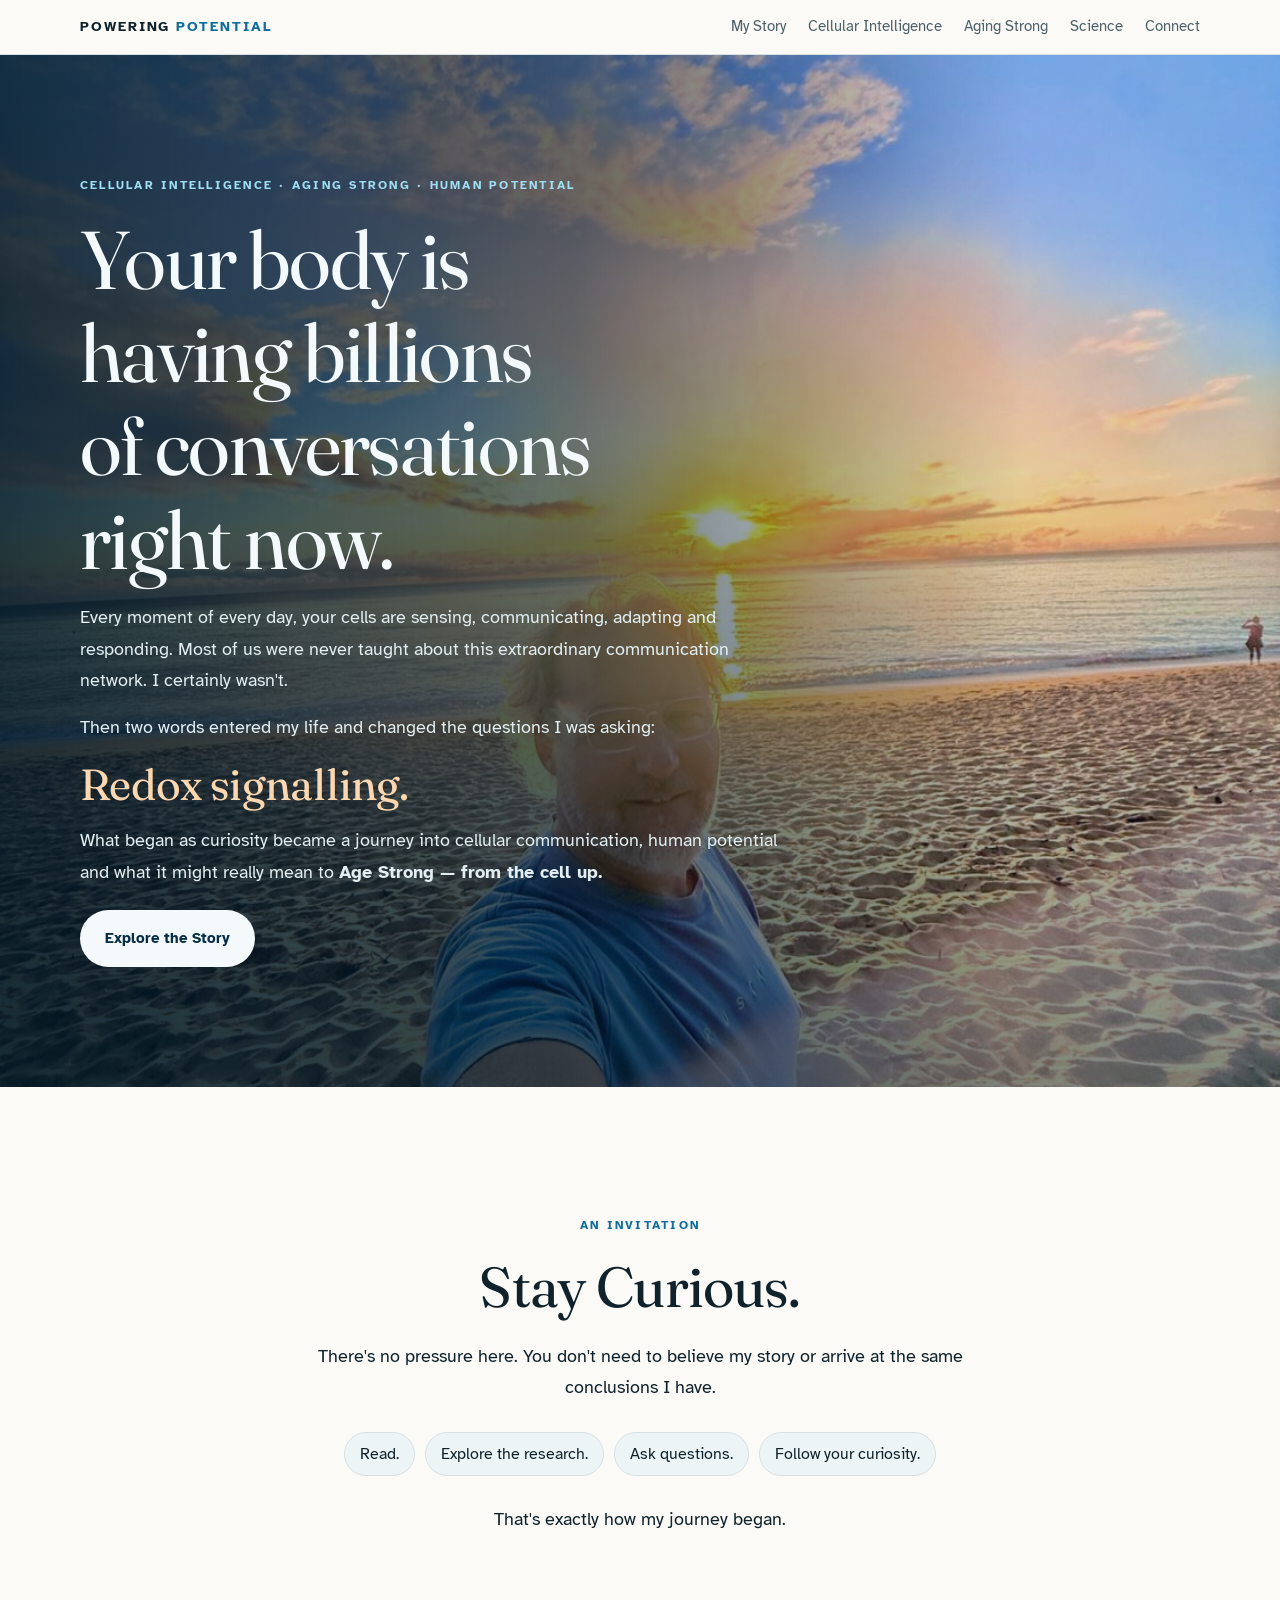
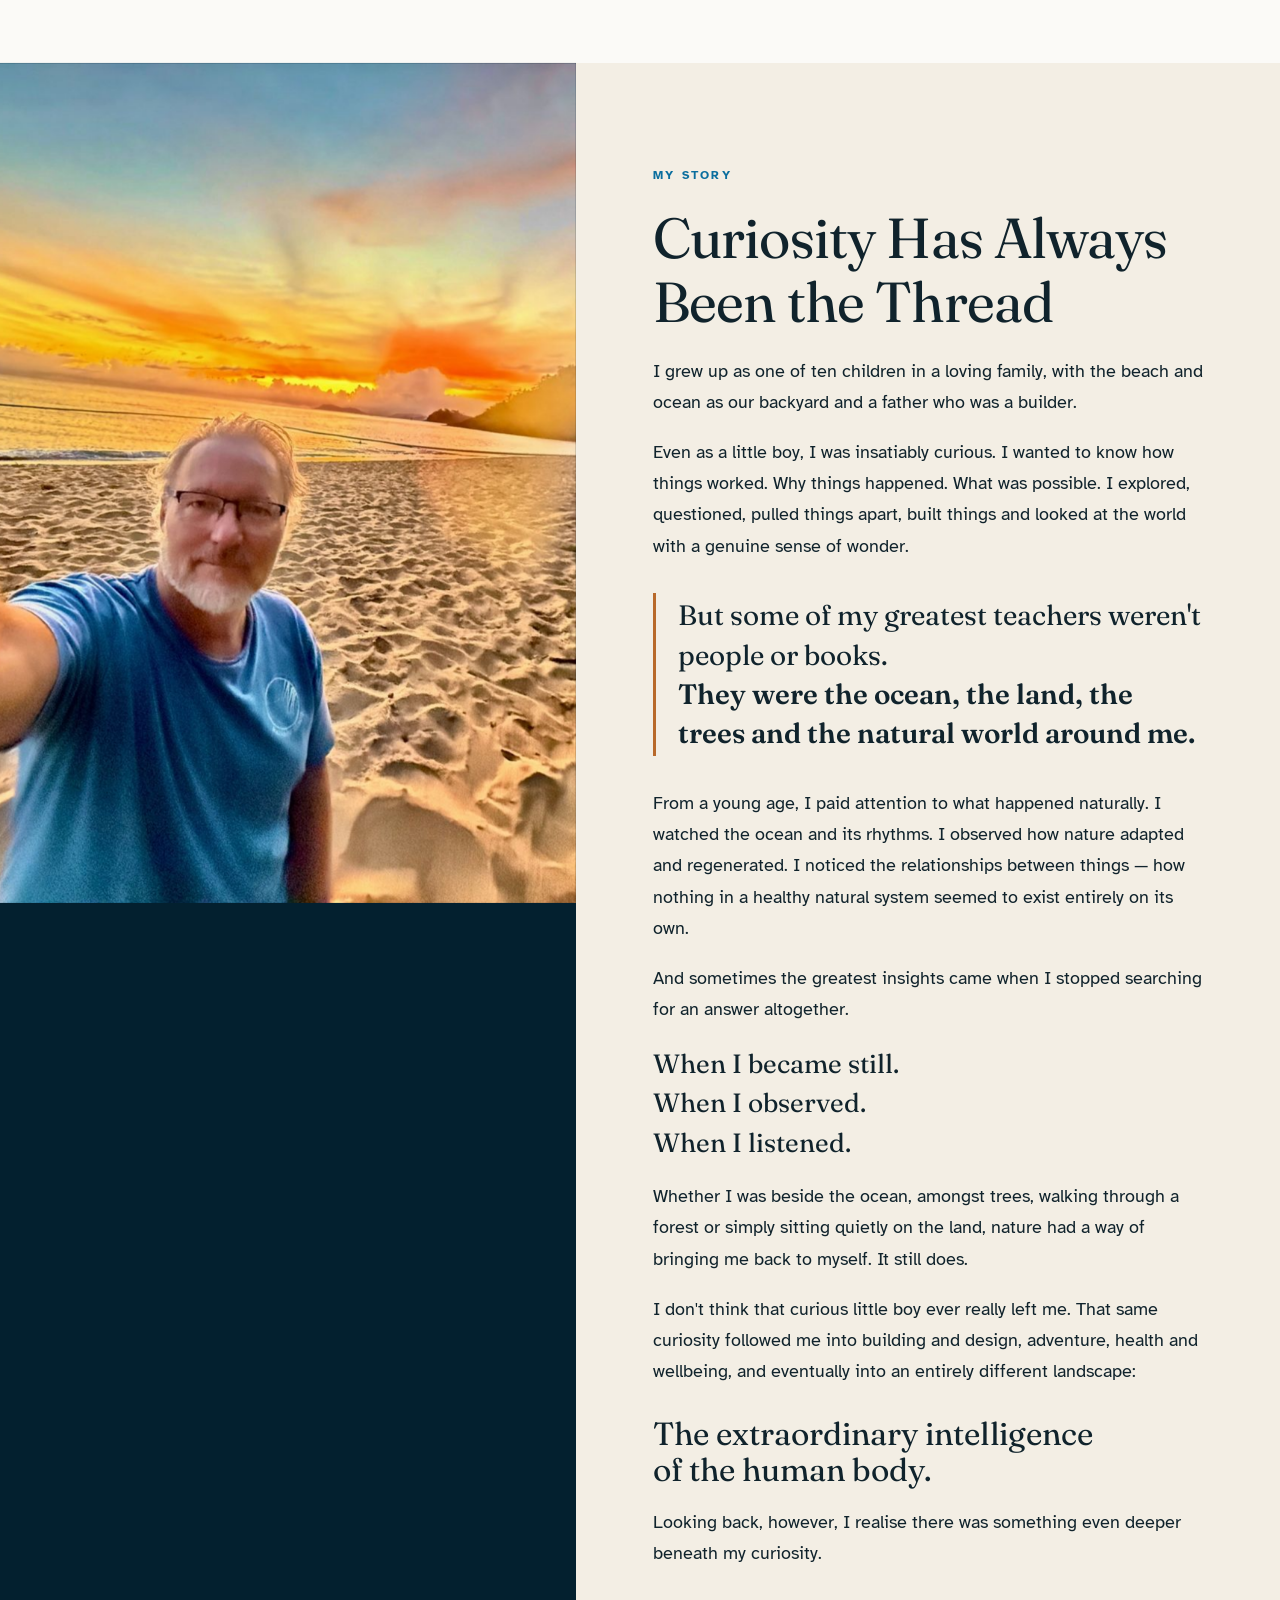
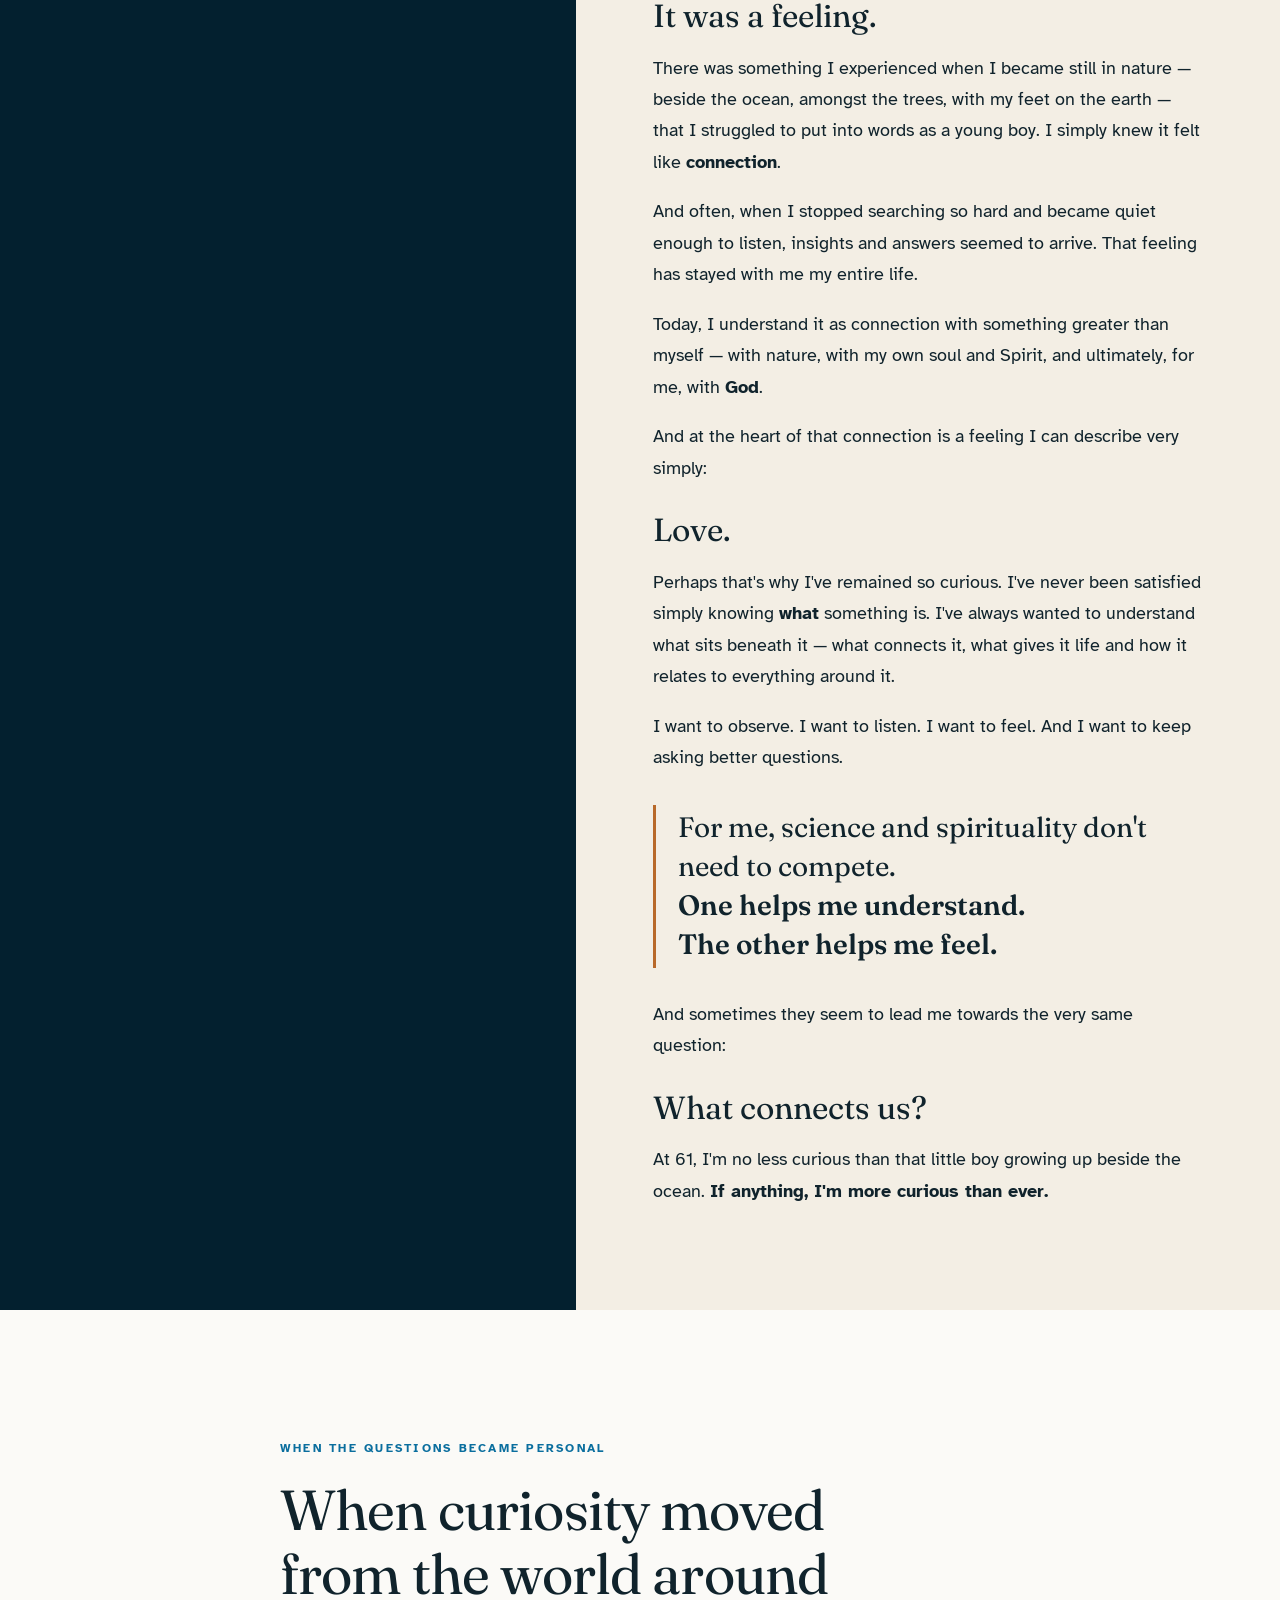
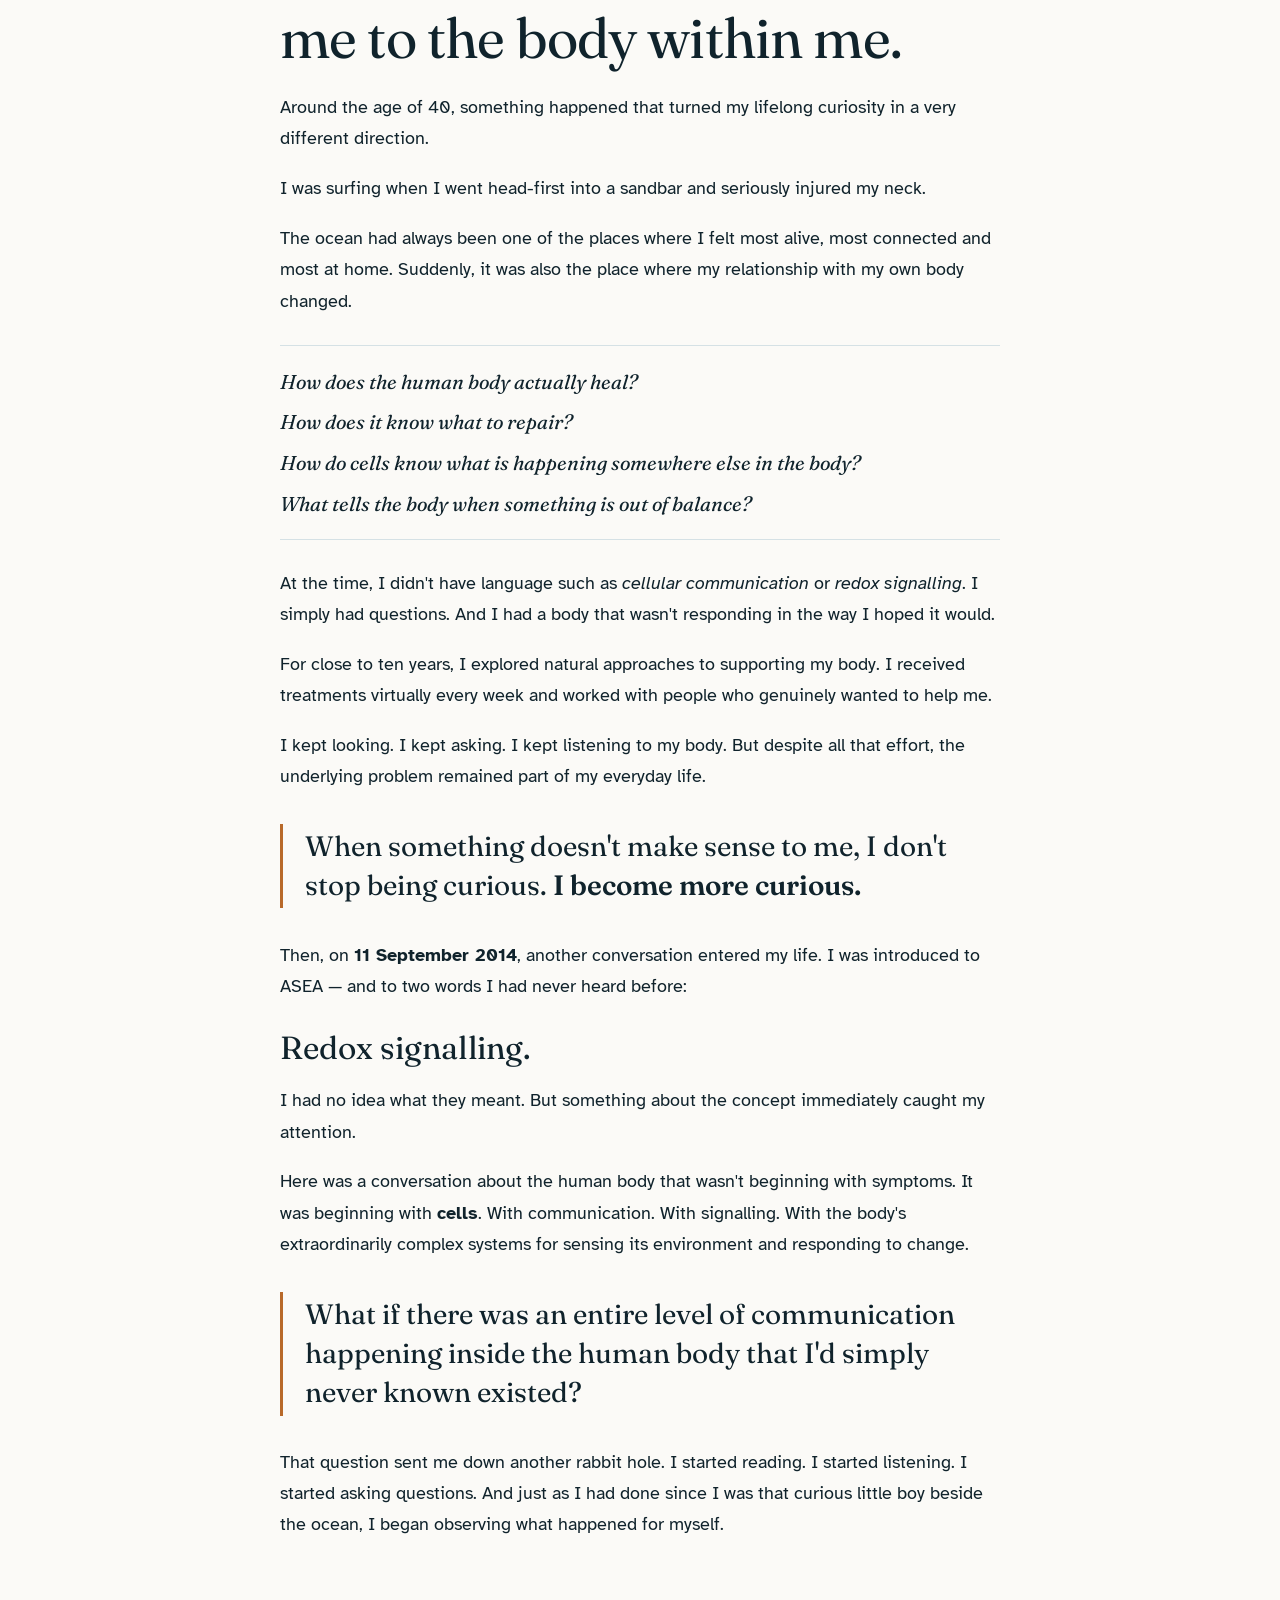
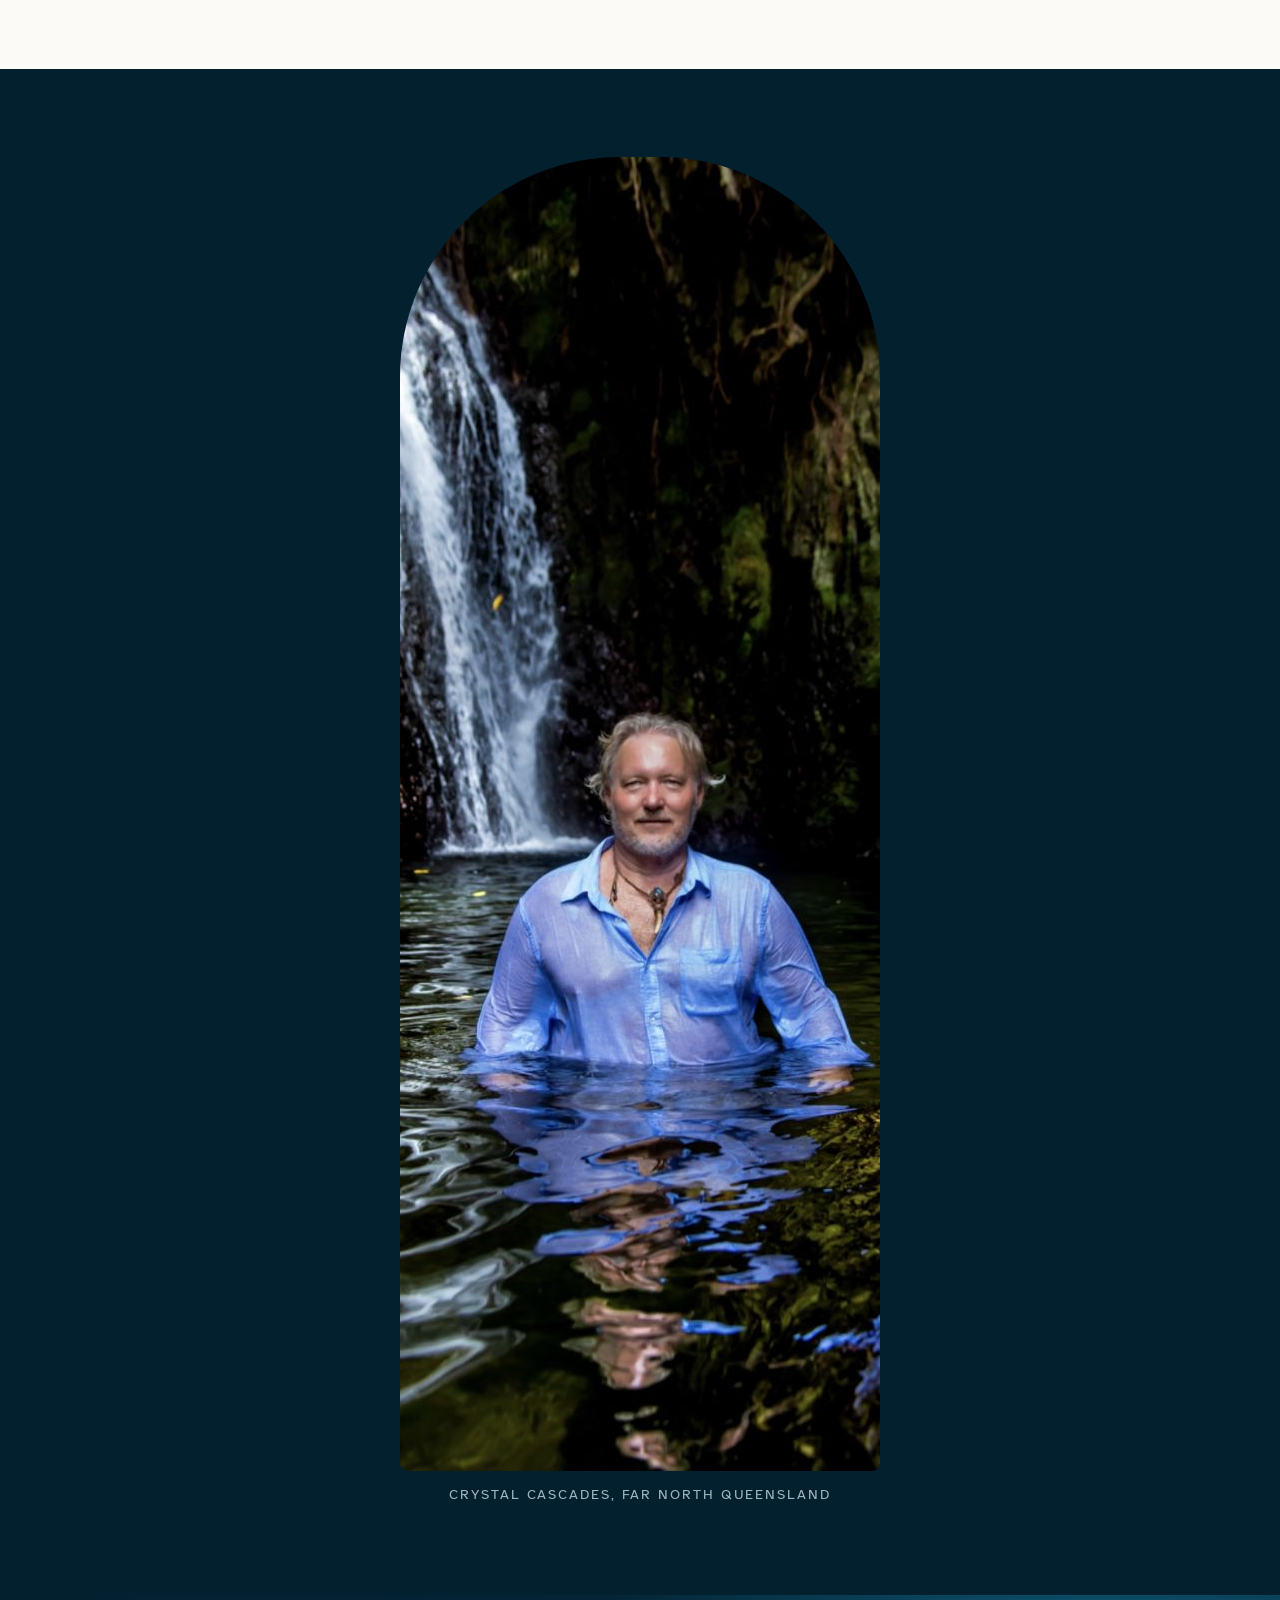
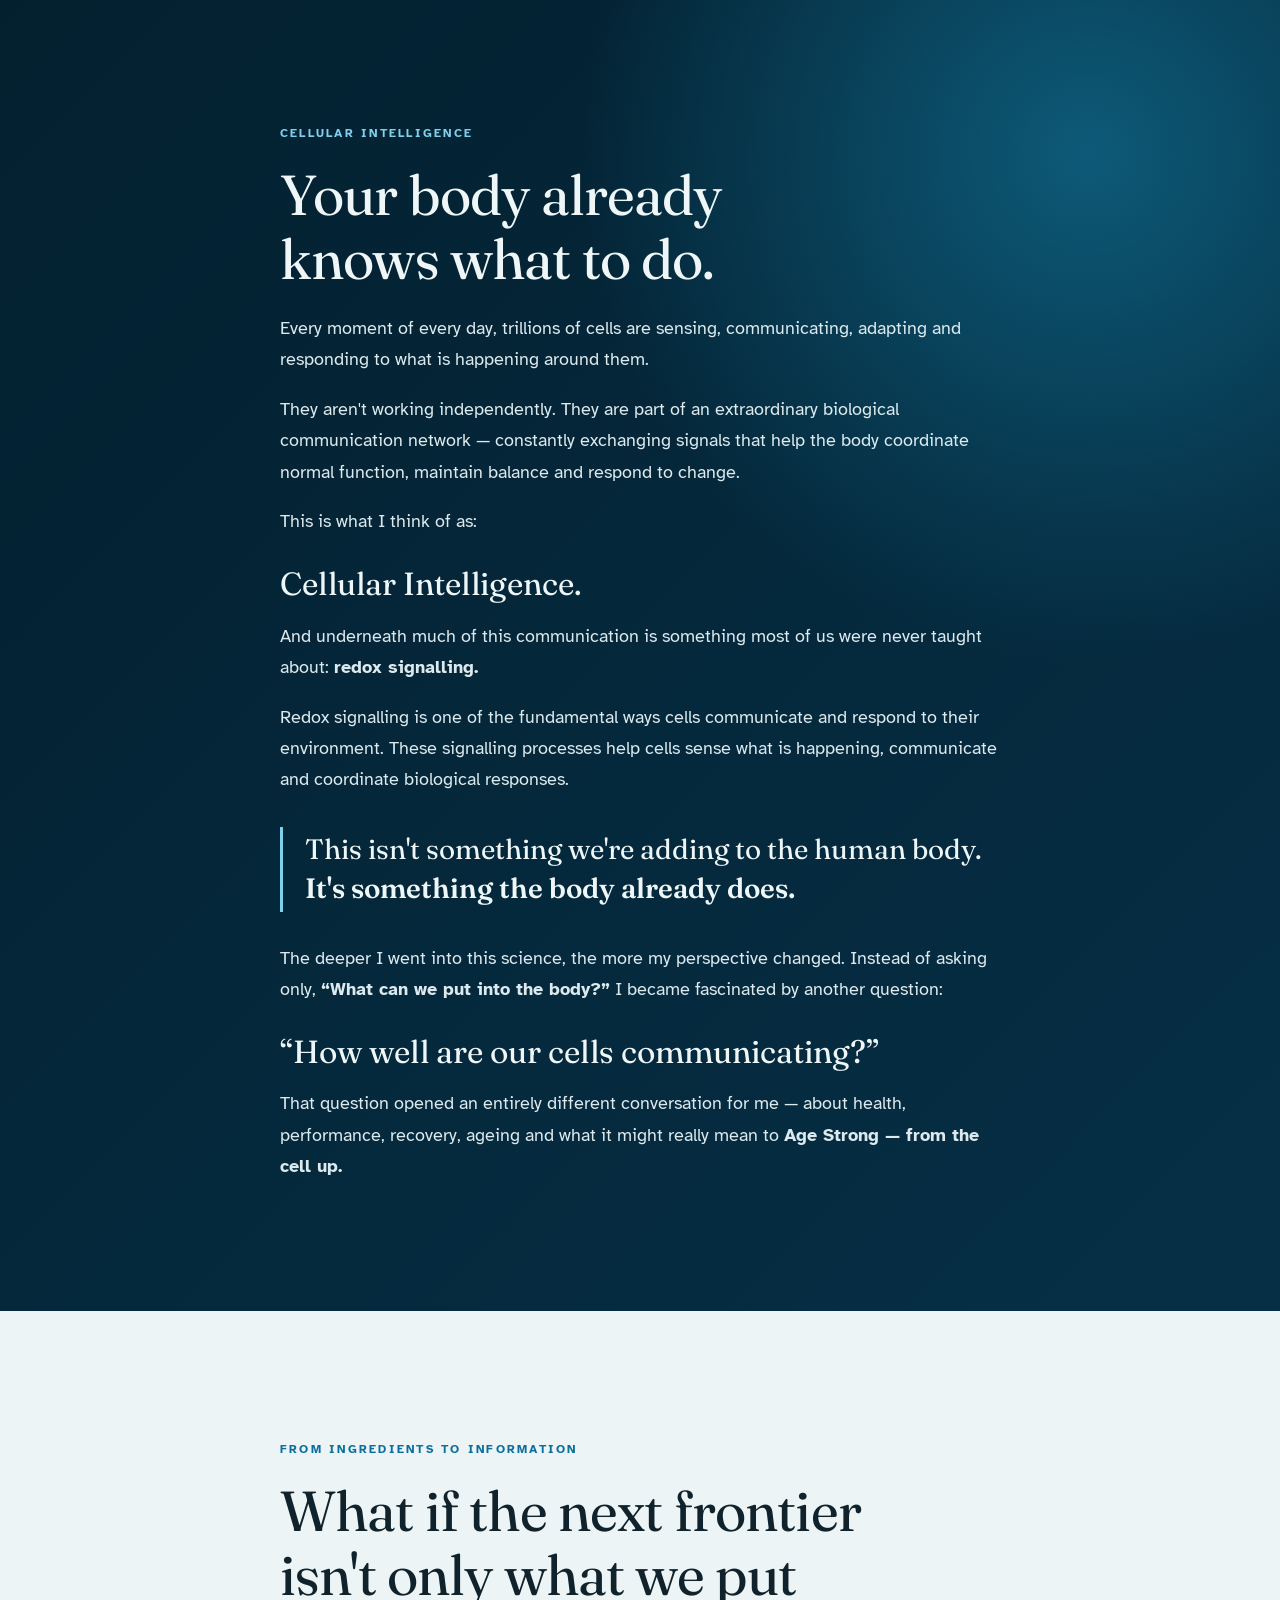
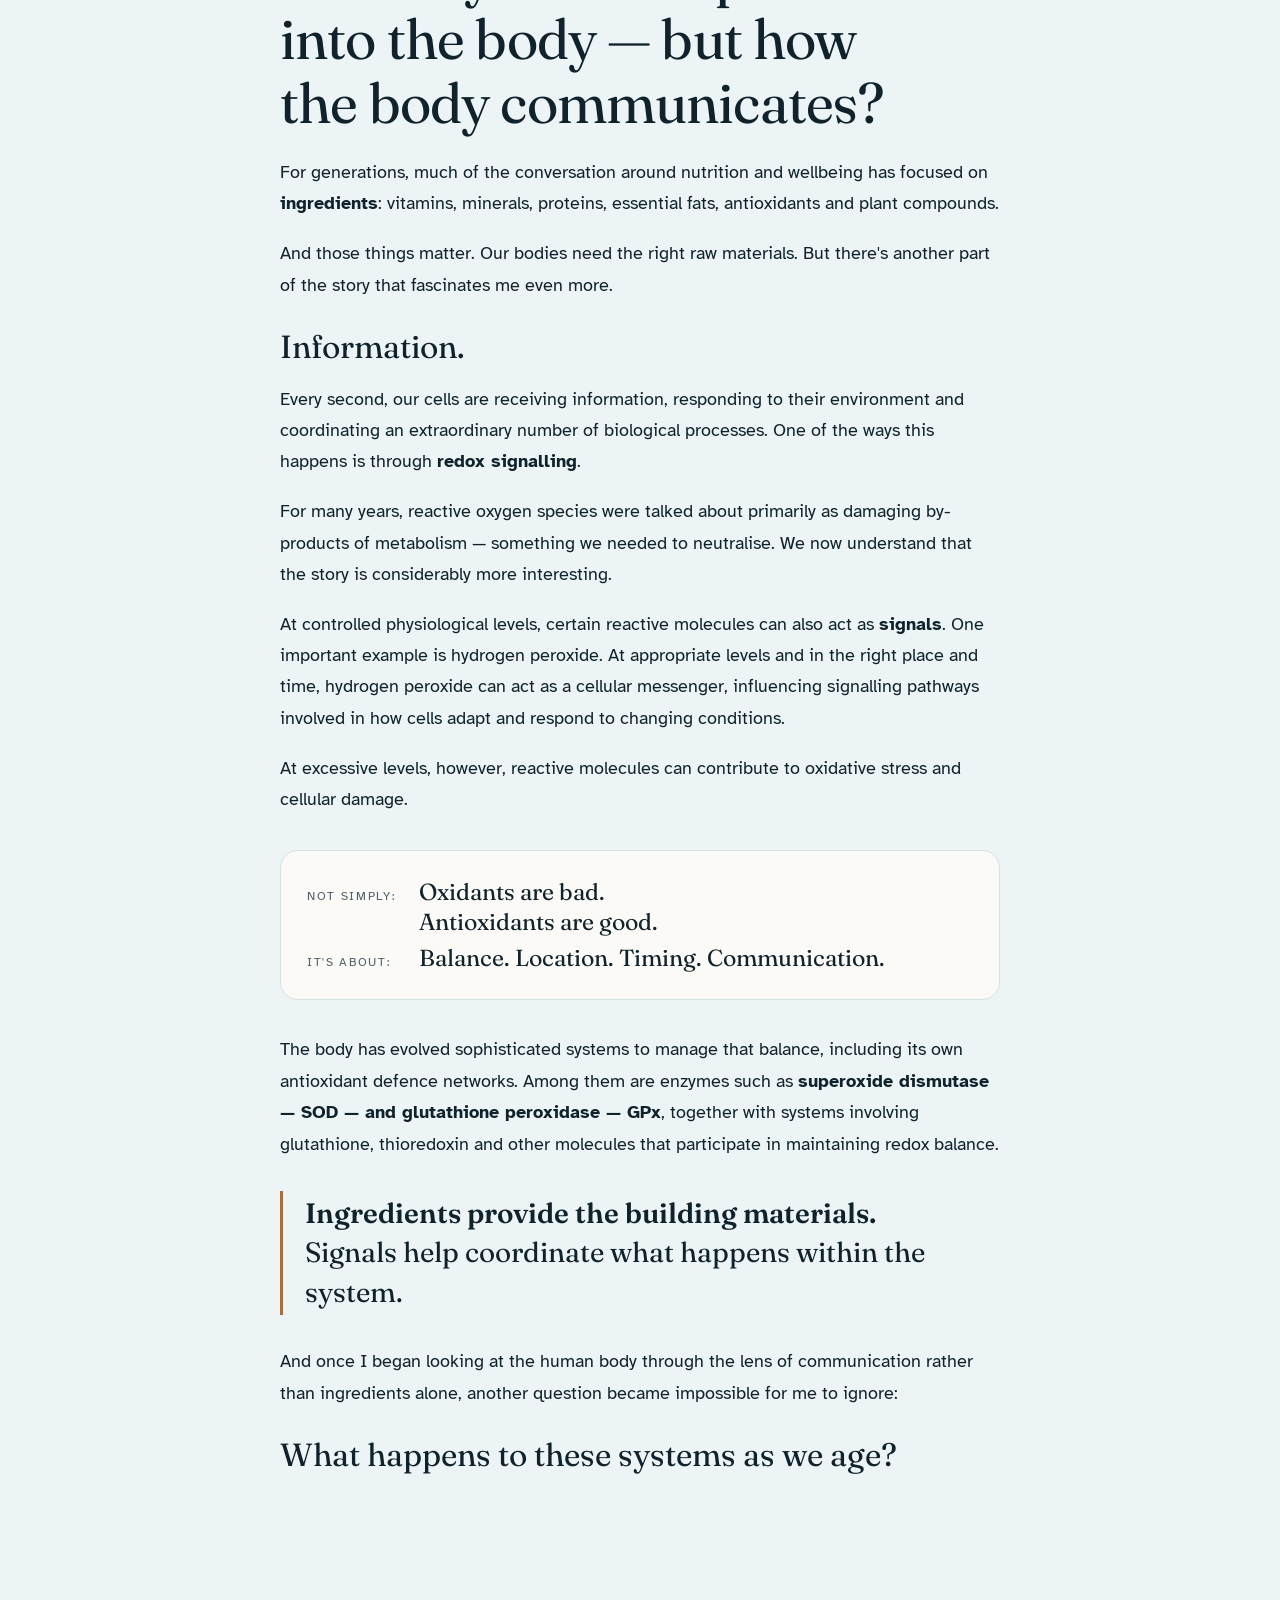
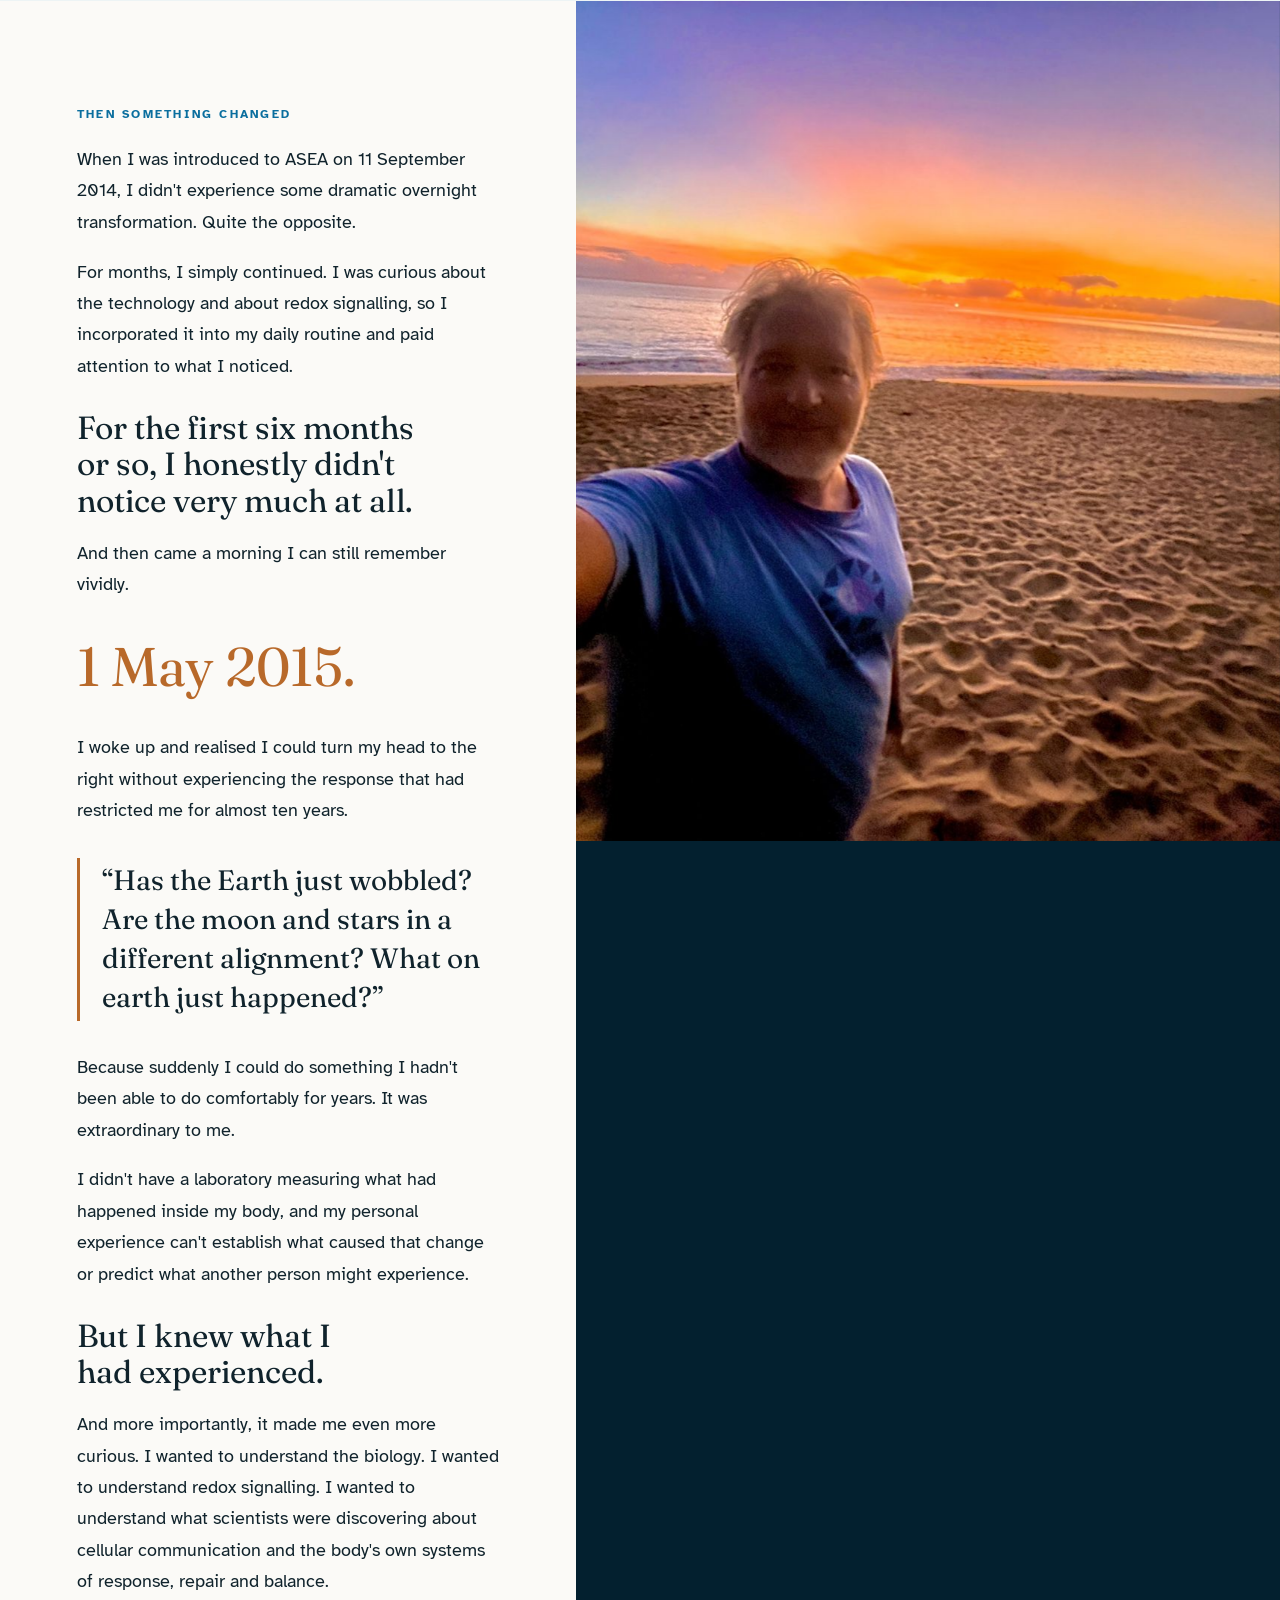
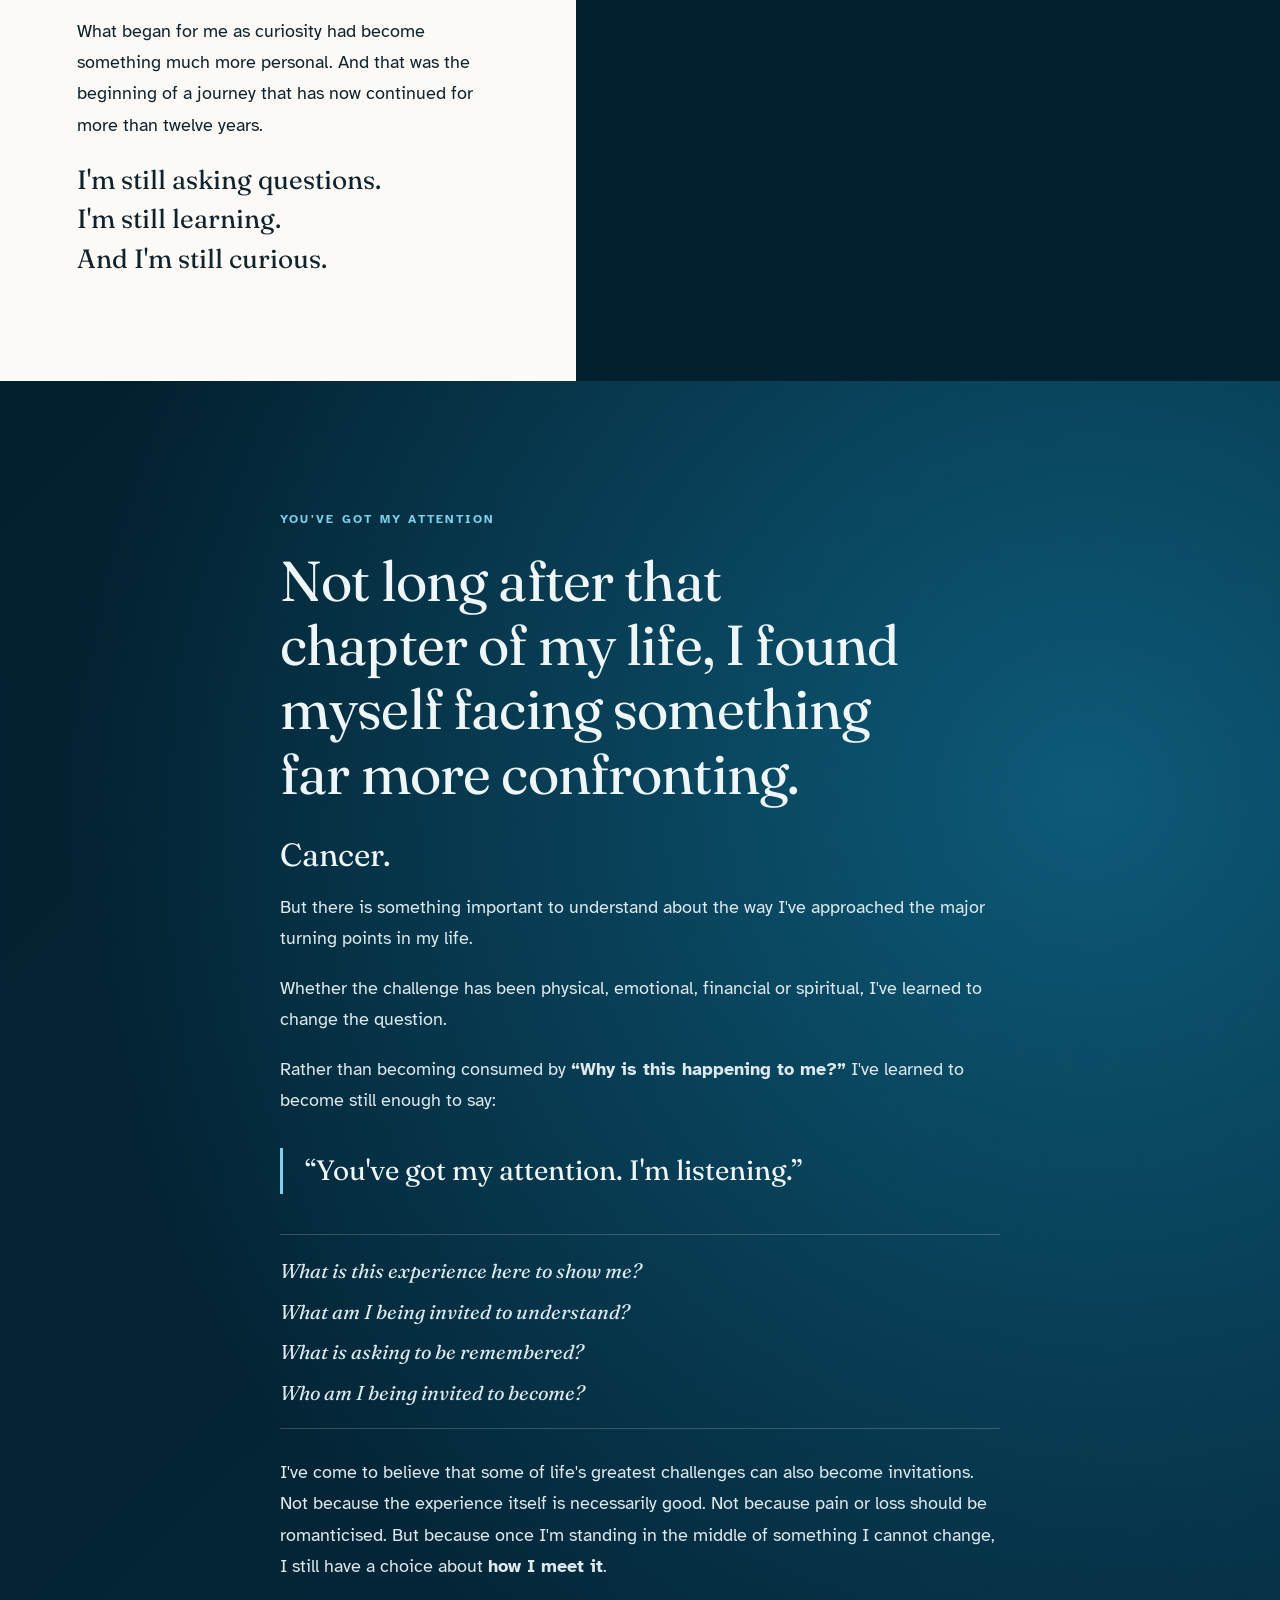
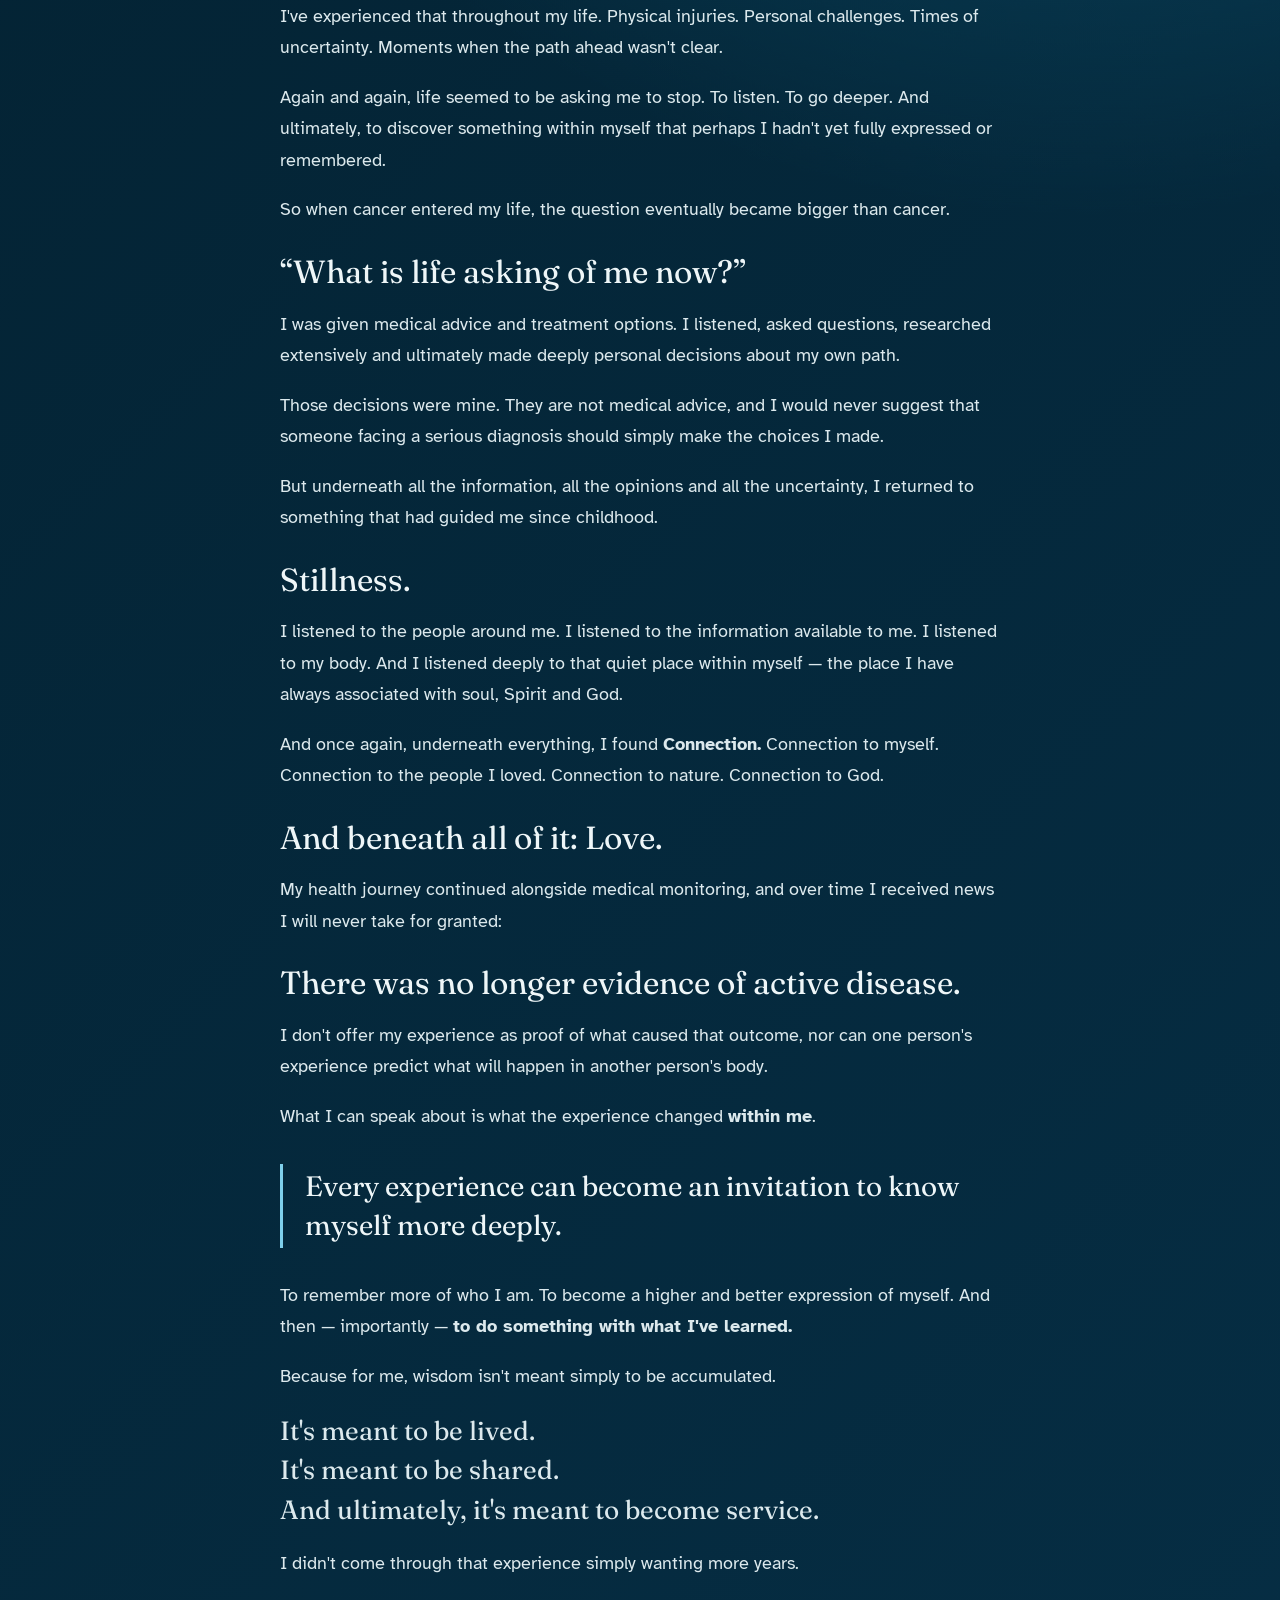
<file: index.html>
<!doctype html>
<html lang="en-AU">
<head>
<meta charset="utf-8">
<meta name="viewport" content="width=device-width, initial-scale=1, viewport-fit=cover">
<title>Sepp Hock | Cellular Intelligence &amp; Aging Strong</title>
<meta name="description" content="Explore Sepp Hock's journey into cellular intelligence, redox signalling and what it means to Age Strong — with curiosity, connection and science at the heart of the conversation.">
<meta property="og:title" content="Sepp Hock | Cellular Intelligence &amp; Aging Strong">
<meta property="og:description" content="Curiosity. Connection. Cellular Intelligence. Aging Strong.">
<meta property="og:type" content="website">
<meta property="og:image" content="https://poweringpotential.au/hero.jpg">
<link rel="preconnect" href="https://fonts.googleapis.com">
<link rel="preconnect" href="https://fonts.gstatic.com" crossorigin>
<link rel="stylesheet" href="https://fonts.googleapis.com/css2?family=Fraunces:ital,opsz,wght@0,9..144,400;0,9..144,600;1,9..144,400&family=Atkinson+Hyperlegible:ital,wght@0,400;0,700;1,400&display=swap">
<link rel="stylesheet" href="styles.css">

</head>
<body>
<header><div class="wrap">
  <a class="brand" href="#top">POWERING <span>POTENTIAL</span></a>
  <nav aria-label="Sections">
    <a href="#story">My Story</a><a href="#cellular">Cellular Intelligence</a><a href="#aging">Aging Strong</a><a href="#science">Science</a><a href="#connect">Connect</a>
  </nav>
</div></header>

<main id="top">
<section class="hero">
  <img src="hero.jpg" alt="Sepp Hock on the beach at sunrise" width="1125" height="1500" fetchpriority="high">
  <div class="wrap"><div class="inner">
    <p class="eyebrow">Cellular Intelligence · Aging Strong · Human Potential</p>
    <h1>Your body is having billions of conversations right now.</h1>
    <p>Every moment of every day, your cells are sensing, communicating, adapting and responding. Most of us were never taught about this extraordinary communication network. I certainly wasn't.</p>
    <p>Then two words entered my life and changed the questions I was asking:</p>
    <h2>Redox signalling.</h2>
    <p>What began as curiosity became a journey into cellular communication, human potential and what it might really mean to <strong>Age Strong — from the cell up.</strong></p>
    <a class="btn light" href="#story">Explore the Story</a>
  </div></div>
</section>

<section class="invite"><div class="col flow">
  <p class="eyebrow">An invitation</p>
  <h2>Stay Curious.</h2>
  <p>There's no pressure here. You don't need to believe my story or arrive at the same conclusions I have.</p>
  <div class="pills"><span>Read.</span><span>Explore the research.</span><span>Ask questions.</span><span>Follow your curiosity.</span></div>
  <p>That's exactly how my journey began.</p>
</div></section>

<section id="story" class="split sand">
  <div class="pic"><img src="story.jpg" alt="Sepp Hock beside the ocean at sunrise" width="1500" height="1125" loading="lazy"></div>
  <div class="txt flow">
    <p class="eyebrow">My Story</p>
    <h2>Curiosity Has Always Been the Thread</h2>
    <p>I grew up as one of ten children in a loving family, with the beach and ocean as our backyard and a father who was a builder.</p>
    <p>Even as a little boy, I was insatiably curious. I wanted to know how things worked. Why things happened. What was possible. I explored, questioned, pulled things apart, built things and looked at the world with a genuine sense of wonder.</p>
    <blockquote>But some of my greatest teachers weren't people or books.<br><strong>They were the ocean, the land, the trees and the natural world around me.</strong></blockquote>
    <p>From a young age, I paid attention to what happened naturally. I watched the ocean and its rhythms. I observed how nature adapted and regenerated. I noticed the relationships between things — how nothing in a healthy natural system seemed to exist entirely on its own.</p>
    <p>And sometimes the greatest insights came when I stopped searching for an answer altogether.</p>
    <p class="mantra">When I became still.<br>When I observed.<br>When I listened.</p>
    <p>Whether I was beside the ocean, amongst trees, walking through a forest or simply sitting quietly on the land, nature had a way of bringing me back to myself. It still does.</p>
    <p>I don't think that curious little boy ever really left me. That same curiosity followed me into building and design, adventure, health and wellbeing, and eventually into an entirely different landscape:</p>
    <h3>The extraordinary intelligence of the human body.</h3>
    <p>Looking back, however, I realise there was something even deeper beneath my curiosity.</p>
    <h3>It was a feeling.</h3>
    <p>There was something I experienced when I became still in nature — beside the ocean, amongst the trees, with my feet on the earth — that I struggled to put into words as a young boy. I simply knew it felt like <strong>connection</strong>.</p>
    <p>And often, when I stopped searching so hard and became quiet enough to listen, insights and answers seemed to arrive. That feeling has stayed with me my entire life.</p>
    <p>Today, I understand it as connection with something greater than myself — with nature, with my own soul and Spirit, and ultimately, for me, with <strong>God</strong>.</p>
    <p>And at the heart of that connection is a feeling I can describe very simply:</p>
    <h3>Love.</h3>
    <p>Perhaps that's why I've remained so curious. I've never been satisfied simply knowing <strong>what</strong> something is. I've always wanted to understand what sits beneath it — what connects it, what gives it life and how it relates to everything around it.</p>
    <p>I want to observe. I want to listen. I want to feel. And I want to keep asking better questions.</p>
    <blockquote>For me, science and spirituality don't need to compete.<br><strong>One helps me understand.<br>The other helps me feel.</strong></blockquote>
    <p>And sometimes they seem to lead me towards the very same question:</p>
    <h3>What connects us?</h3>
    <p>At 61, I'm no less curious than that little boy growing up beside the ocean. <strong>If anything, I'm more curious than ever.</strong></p>
  </div>
</section>

<section><div class="col flow">
  <p class="eyebrow">When the Questions Became Personal</p>
  <h2>When curiosity moved from the world around me to the body within me.</h2>
  <p>Around the age of 40, something happened that turned my lifelong curiosity in a very different direction.</p>
  <p>I was surfing when I went head-first into a sandbar and seriously injured my neck.</p>
  <p>The ocean had always been one of the places where I felt most alive, most connected and most at home. Suddenly, it was also the place where my relationship with my own body changed.</p>
  <div class="qs"><p>How does the human body actually heal?</p><p>How does it know what to repair?</p><p>How do cells know what is happening somewhere else in the body?</p><p>What tells the body when something is out of balance?</p></div>
  <p>At the time, I didn't have language such as <em>cellular communication</em> or <em>redox signalling</em>. I simply had questions. And I had a body that wasn't responding in the way I hoped it would.</p>
  <p>For close to ten years, I explored natural approaches to supporting my body. I received treatments virtually every week and worked with people who genuinely wanted to help me.</p>
  <p>I kept looking. I kept asking. I kept listening to my body. But despite all that effort, the underlying problem remained part of my everyday life.</p>
  <blockquote>When something doesn't make sense to me, I don't stop being curious. <strong>I become more curious.</strong></blockquote>
  <p>Then, on <strong>11 September 2014</strong>, another conversation entered my life. I was introduced to ASEA — and to two words I had never heard before:</p>
  <h3>Redox signalling.</h3>
  <p>I had no idea what they meant. But something about the concept immediately caught my attention.</p>
  <p>Here was a conversation about the human body that wasn't beginning with symptoms. It was beginning with <strong>cells</strong>. With communication. With signalling. With the body's extraordinarily complex systems for sensing its environment and responding to change.</p>
  <blockquote>What if there was an entire level of communication happening inside the human body that I'd simply never known existed?</blockquote>
  <p>That question sent me down another rabbit hole. I started reading. I started listening. I started asking questions. And just as I had done since I was that curious little boy beside the ocean, I began observing what happened for myself.</p>
</div></section>

<section class="pause" aria-label="Crystal Cascades">
  <figure>
    <img src="waterfall.jpg" alt="Sepp standing waist-deep in a rainforest pool beneath a waterfall" width="882" height="1314" loading="lazy">
    <figcaption>Crystal Cascades, Far North Queensland</figcaption>
  </figure>
</section>

<section id="cellular" class="deep"><div class="col flow">
  <p class="eyebrow">Cellular Intelligence</p>
  <h2>Your body already knows what to do.</h2>
  <p>Every moment of every day, trillions of cells are sensing, communicating, adapting and responding to what is happening around them.</p>
  <p>They aren't working independently. They are part of an extraordinary biological communication network — constantly exchanging signals that help the body coordinate normal function, maintain balance and respond to change.</p>
  <p>This is what I think of as:</p>
  <h3>Cellular Intelligence.</h3>
  <p>And underneath much of this communication is something most of us were never taught about: <strong>redox signalling.</strong></p>
  <p>Redox signalling is one of the fundamental ways cells communicate and respond to their environment. These signalling processes help cells sense what is happening, communicate and coordinate biological responses.</p>
  <blockquote>This isn't something we're adding to the human body.<br><strong>It's something the body already does.</strong></blockquote>
  <p>The deeper I went into this science, the more my perspective changed. Instead of asking only, <strong>“What can we put into the body?”</strong> I became fascinated by another question:</p>
  <h3>“How well are our cells communicating?”</h3>
  <p>That question opened an entirely different conversation for me — about health, performance, recovery, ageing and what it might really mean to <strong>Age Strong — from the cell up.</strong></p>
</div></section>

<section class="mist"><div class="col flow">
  <p class="eyebrow">From Ingredients to Information</p>
  <h2>What if the next frontier isn't only what we put into the body — but how the body communicates?</h2>
  <p>For generations, much of the conversation around nutrition and wellbeing has focused on <strong>ingredients</strong>: vitamins, minerals, proteins, essential fats, antioxidants and plant compounds.</p>
  <p>And those things matter. Our bodies need the right raw materials. But there's another part of the story that fascinates me even more.</p>
  <h3>Information.</h3>
  <p>Every second, our cells are receiving information, responding to their environment and coordinating an extraordinary number of biological processes. One of the ways this happens is through <strong>redox signalling</strong>.</p>
  <p>For many years, reactive oxygen species were talked about primarily as damaging by-products of metabolism — something we needed to neutralise. We now understand that the story is considerably more interesting.</p>
  <p>At controlled physiological levels, certain reactive molecules can also act as <strong>signals</strong>. One important example is hydrogen peroxide. At appropriate levels and in the right place and time, hydrogen peroxide can act as a cellular messenger, influencing signalling pathways involved in how cells adapt and respond to changing conditions.</p>
  <p>At excessive levels, however, reactive molecules can contribute to oxidative stress and cellular damage.</p>
  <div class="contrast"><span>Not simply:</span><strong>Oxidants are bad.<br>Antioxidants are good.</strong><span>It's about:</span><strong>Balance. Location. Timing. Communication.</strong></div>
  <p>The body has evolved sophisticated systems to manage that balance, including its own antioxidant defence networks. Among them are enzymes such as <strong>superoxide dismutase — SOD — and glutathione peroxidase — GPx</strong>, together with systems involving glutathione, thioredoxin and other molecules that participate in maintaining redox balance.</p>
  <blockquote><strong>Ingredients provide the building materials.</strong><br>Signals help coordinate what happens within the system.</blockquote>
  <p>And once I began looking at the human body through the lens of communication rather than ingredients alone, another question became impossible for me to ignore:</p>
  <h3>What happens to these systems as we age?</h3>
</div></section>

<section class="split reverse">
  <div class="pic"><img src="ocean.jpg" alt="Sepp at sunrise on the beach" width="1500" height="1125" loading="lazy"></div>
  <div class="txt flow">
    <p class="eyebrow">Then Something Changed</p>
    <p>When I was introduced to ASEA on 11 September 2014, I didn't experience some dramatic overnight transformation. Quite the opposite.</p>
    <p>For months, I simply continued. I was curious about the technology and about redox signalling, so I incorporated it into my daily routine and paid attention to what I noticed.</p>
    <h3>For the first six months or so, I honestly didn't notice very much at all.</h3>
    <p>And then came a morning I can still remember vividly.</p>
    <p class="date">1 May 2015.</p>
    <p>I woke up and realised I could turn my head to the right without experiencing the response that had restricted me for almost ten years.</p>
    <blockquote>“Has the Earth just wobbled? Are the moon and stars in a different alignment? What on earth just happened?”</blockquote>
    <p>Because suddenly I could do something I hadn't been able to do comfortably for years. It was extraordinary to me.</p>
    <p>I didn't have a laboratory measuring what had happened inside my body, and my personal experience can't establish what caused that change or predict what another person might experience.</p>
    <h3>But I knew what I had experienced.</h3>
    <p>And more importantly, it made me even more curious. I wanted to understand the biology. I wanted to understand redox signalling. I wanted to understand what scientists were discovering about cellular communication and the body's own systems of response, repair and balance.</p>
    <p>What began for me as curiosity had become something much more personal. And that was the beginning of a journey that has now continued for more than twelve years.</p>
    <p class="mantra">I'm still asking questions.<br>I'm still learning.<br>And I'm still curious.</p>
  </div>
</section>

<section class="deep"><div class="col flow">
  <p class="eyebrow">You've Got My Attention</p>
  <h2>Not long after that chapter of my life, I found myself facing something far more confronting.</h2>
  <h3>Cancer.</h3>
  <p>But there is something important to understand about the way I've approached the major turning points in my life.</p>
  <p>Whether the challenge has been physical, emotional, financial or spiritual, I've learned to change the question.</p>
  <p>Rather than becoming consumed by <strong>“Why is this happening to me?”</strong> I've learned to become still enough to say:</p>
  <blockquote>“You've got my attention. I'm listening.”</blockquote>
  <div class="qs"><p>What is this experience here to show me?</p><p>What am I being invited to understand?</p><p>What is asking to be remembered?</p><p>Who am I being invited to become?</p></div>
  <p>I've come to believe that some of life's greatest challenges can also become invitations. Not because the experience itself is necessarily good. Not because pain or loss should be romanticised. But because once I'm standing in the middle of something I cannot change, I still have a choice about <strong>how I meet it</strong>.</p>
  <p>I've experienced that throughout my life. Physical injuries. Personal challenges. Times of uncertainty. Moments when the path ahead wasn't clear.</p>
  <p>Again and again, life seemed to be asking me to stop. To listen. To go deeper. And ultimately, to discover something within myself that perhaps I hadn't yet fully expressed or remembered.</p>
  <p>So when cancer entered my life, the question eventually became bigger than cancer.</p>
  <h3>“What is life asking of me now?”</h3>
  <p>I was given medical advice and treatment options. I listened, asked questions, researched extensively and ultimately made deeply personal decisions about my own path.</p>
  <p>Those decisions were mine. They are not medical advice, and I would never suggest that someone facing a serious diagnosis should simply make the choices I made.</p>
  <p>But underneath all the information, all the opinions and all the uncertainty, I returned to something that had guided me since childhood.</p>
  <h3>Stillness.</h3>
  <p>I listened to the people around me. I listened to the information available to me. I listened to my body. And I listened deeply to that quiet place within myself — the place I have always associated with soul, Spirit and God.</p>
  <p>And once again, underneath everything, I found <strong>Connection.</strong> Connection to myself. Connection to the people I loved. Connection to nature. Connection to God.</p>
  <h3>And beneath all of it: Love.</h3>
  <p>My health journey continued alongside medical monitoring, and over time I received news I will never take for granted:</p>
  <h3>There was no longer evidence of active disease.</h3>
  <p>I don't offer my experience as proof of what caused that outcome, nor can one person's experience predict what will happen in another person's body.</p>
  <p>What I can speak about is what the experience changed <strong>within me</strong>.</p>
  <blockquote>Every experience can become an invitation to know myself more deeply.</blockquote>
  <p>To remember more of who I am. To become a higher and better expression of myself. And then — importantly — <strong>to do something with what I've learned.</strong></p>
  <p>Because for me, wisdom isn't meant simply to be accumulated.</p>
  <p class="mantra">It's meant to be lived.<br>It's meant to be shared.<br>And ultimately, it's meant to become service.</p>
  <p>I didn't come through that experience simply wanting more years.</p>
  <h2>I wanted more life in my years.</h2>
  <p class="mantra">More presence.<br>More strength.<br>More curiosity.<br>More connection.<br>More contribution.<br>More service.<br>More love.</p>
  <p>And perhaps that is where <strong>Aging Strong</strong> truly began for me.</p>
</div></section>

<section id="aging" class="split sand">
  <div class="pic"><img src="sepp.jpg" alt="Sepp Hock smiling on the beach at sunrise" width="1125" height="1500" loading="lazy"></div>
  <div class="txt flow">
    <p class="eyebrow">Aging Strong</p>
    <h2>At 61, I don't have any desire to turn back the clock.</h2>
    <h3>I want to live fully in the age I am.</h3>
    <p>For me, Aging Strong isn't about looking younger or pretending that ageing isn't happening. It's about asking a different question:</p>
    <h3>Who am I becoming as I grow older?</h3>
    <div class="qs"><p>How capable can I remain?</p><p>How well can I move?</p><p>How deeply can I connect?</p><p>How curious can I remain?</p><p>How much can I continue to learn, create, contribute and serve?</p></div>
    <p>And how well can I support this extraordinary body that has carried me through every experience of my life?</p>
    <p>Today, movement is part of my life. I swim. I strength train. I practise Kundalini yoga. I spend time in the ocean. I embrace heat, cold, breath, stillness and movement.</p>
    <p>But Aging Strong is about far more than physical strength.</p>
    <p class="mantra">It's physical.<br>It's emotional.<br>It's mental.<br>It's spiritual.</p>
    <p>It's maintaining the capacity to participate fully in life. To get down on the ground and get back up. To explore. To create. To love deeply. To remain useful. To contribute. To serve.</p>
    <p>And perhaps most importantly:</p>
    <h3>To remain curious.</h3>
    <p>I'm fascinated by what becomes possible when we stop thinking about ageing simply as decline and begin asking how we can support our bodies, minds, relationships and sense of purpose throughout the years ahead.</p>
    <p>I don't know how many years I have. None of us do. But I know how I want to meet them.</p>
    <p class="mantra">Present.<br>Strong.<br>Curious.<br>Connected.<br>Contributing.<br>And fully alive.</p>
    <h3>That's what Aging Strong means to me.</h3>
  </div>
</section>

<section class="mist"><div class="col flow">
  <p class="eyebrow">The Changing Conversation</p>
  <h2>What happens as we age?</h2>
  <p>This is where the science became particularly relevant to me. Because ageing isn't simply about the number of candles on a birthday cake. Changes are taking place throughout the body — right down at the cellular level.</p>
  <p>Our cells are constantly exposed to challenges from normal metabolism, our environment and everyday life. The body has sophisticated systems for sensing those challenges, responding to them and restoring balance. <strong>Redox signalling is part of that story.</strong></p>
  <p>As we grow older, aspects of our redox regulation and cellular stress-response systems can change. The relationship between reactive molecules, antioxidant defence systems and cellular signalling can become less resilient.</p>
  <p>And this is where the old idea that <strong>“Free radicals are bad and antioxidants are good”</strong> becomes far too simplistic.</p>
  <p>Some reactive molecules are capable of causing damage when they become excessive or poorly controlled. But some of those very same molecules also act as essential <strong>cellular signals</strong>.</p>
  <h3>The body doesn't simply need to eliminate them. It needs to regulate them.</h3>
  <p>That distinction fascinated me. Because once again, the story wasn't simply about adding another ingredient. It was about the body's ability to:</p>
  <p class="mantra">Communicate. Regulate. Adapt. Respond.</p>
  <p>Our own defence systems are part of this process. Enzymes such as <strong>SOD and GPx</strong>, together with glutathione and other redox systems, help maintain the biological balance necessary for normal cellular function.</p>
  <p>Research into ageing increasingly shows us that maintaining redox homeostasis isn't a static process.</p>
  <h3>It's dynamic.</h3>
  <p>It's an ongoing conversation inside the body.</p>
  <blockquote>How do we support our bodies to remain capable, adaptable and resilient as we grow older?</blockquote>
  <p>For me, that's a much more interesting conversation than simply attempting to look younger.</p>
  <h3>It's the science underneath Aging Strong.</h3>
</div></section>

<section><div class="col flow">
  <p class="eyebrow">Where ASEA Entered My Story</p>
  <h2>The technology that introduced me to redox signalling</h2>
  <p>By now you can probably understand why those two words I first heard in 2014 captured my attention: <strong>Redox signalling.</strong></p>
  <p>I hadn't gone looking for a company. I hadn't gone looking for another wellness trend.</p>
  <h3>I had gone looking for answers.</h3>
  <p>And ASEA happened to be the doorway through which I first discovered this extraordinary area of biology.</p>
  <div class="qs"><p>What exactly are redox signalling molecules?</p><p>What role do they play naturally within the human body?</p><p>How do cells use these signals?</p><p>What does the broader scientific literature say?</p><p>What evidence exists specifically for this technology?</p></div>
  <p>Those questions matter to me. Because there's an important difference between understanding the established science of <strong>redox biology</strong> and understanding research conducted on a particular <strong>redox technology or product</strong>.</p>
  <p>I don't believe those two things should ever be blurred together.</p>
  <h3>So I kept following the science.</h3>
  <p>Over the years, research associated with this technology has involved scientists, laboratories and academic institutions in different parts of the world. I've continued following that work because I'm interested in evidence — not simply claims.</p>
  <p>And today, anyone who wants to explore further can do exactly what I did:</p>
  <p class="mantra">Read.<br>Question.<br>Investigate.<br>Follow the references.<br>Stay curious.</p>
  <p>I don't need you to believe my story.</p>
  <h3>My experience is mine.</h3>
  <p>What I invite you to do is explore the information for yourself, ask your own questions and decide what deserves your curiosity. That's exactly how my journey began.</p>
</div></section>

<section id="science" class="deep"><div class="wrap">
  <div class="flow" style="max-width:760px">
    <p class="eyebrow">Explore the Science</p>
    <h2>Don't Take My Word for It. Explore.</h2>
    <p style="font-size:1.25rem">Curiosity has shaped my entire life. So I'm not asking you to simply accept what I say about redox signalling, cellular communication or this technology. Explore it for yourself.</p>
    <p>Follow the research. Read the papers. Ask questions. Look beneath the headlines and form your own understanding.</p>
  </div>
  <!-- SCIENCE CARDS: to change where a button goes, edit its href="..." only. -->
  <div class="cards">
    <article class="card">
      <span class="n">01</span>
      <h3>Understand Redox Signalling</h3>
      <p>Discover the fascinating biology of how cells use redox processes as part of their communication, regulation and response systems.</p>
      <a class="btn" href="research.html#biology">Explore Redox Biology</a>
    </article>
    <article class="card">
      <span class="n">02</span>
      <h3>Follow the Research</h3>
      <p>Go deeper into published scientific literature and research connected with redox biology, cellular signalling and the technology that first introduced me to this field.</p>
      <a class="btn" href="research.html#research">Explore the Research</a>
    </article>
    <article class="card">
      <span class="n">03</span>
      <h3>Discover the Technology</h3>
      <p>Learn more about the redox technology I first encountered in 2014, the products developed from it and the research that continues around this field.</p>
      <a class="btn" href="https://aseaglobal.com/redoxsignaling" target="_blank" rel="noopener">Visit my ASEA page</a>
    </article>
  </div>
  <div class="centre flow" style="margin-top:3rem;align-items:center">
    <p class="mantra">Stay curious.<br>Ask better questions.<br>Follow the evidence.<br>Listen to your own experience.</p>
    <p>That's what I've been doing for more than a decade.</p>
  </div>
</div></section>

<section id="connect"><div class="col flow">
  <p class="eyebrow">Connection</p>
  <h2>Still Curious? So Am I.</h2>
  <p>If you've made it this far, perhaps something here has sparked a question. That's where every meaningful chapter of my own journey has begun.</p>
  <h3>With curiosity.</h3>
  <p>You don't need to have all the answers. Neither do I.</p>
  <p>I'm still learning, still exploring and still fascinated by the extraordinary intelligence of the human body — and by what becomes possible when we become more conscious of how we live, move, connect and care for ourselves as we grow older.</p>
  <p>For me, this journey has never been simply about a product.</p>
  <h3>It's about something much bigger.</h3>
  <div class="qs"><p>How do we live well?</p><p>How do we remain capable?</p><p>How do we stay connected?</p><p>How do we continue growing?</p><p>And how do we use what we learn to contribute and serve others?</p></div>
  <p>Those are questions I expect I'll be exploring for the rest of my life.</p>
  <p>So if something you've read here has awakened your curiosity, I'd love to hear from you. Not to convince you of anything.</p>
  <h3>Simply to have a conversation.</h3>
  <p>Tell me what brought you here. Tell me what you're curious about. Ask me the questions that matter to you.</p>
  <p>And if I can share something from my experience, point you towards research or simply help you explore another perspective, I'm happy to do that.</p>
  <blockquote>Curiosity opens the door.<br>Connection changes the conversation.<br><strong>And what we do with what we discover can become contribution and service.</strong></blockquote>

  <div class="contact">
    <h3>Start the conversation</h3>
    <p>Email me directly, or say hello on Facebook or Instagram.</p>
    <div class="email"><code id="email">sepphock@pm.me</code><button class="copy" type="button" id="copyEmail">Copy</button></div>
    <div class="btns">
      <a class="btn solid" href="mailto:sepphock@pm.me?subject=Hi%20Sepp%2C%20I%27m%20curious">Email Sepp</a>
      <a class="btn line" href="https://www.facebook.com/sepp.hock" target="_blank" rel="noopener">Facebook</a>
      <a class="btn line" href="https://www.instagram.com/sepp_hock" target="_blank" rel="noopener">Instagram</a>
    </div>
  </div>

  <div class="signature flow">
    <h3>Stay curious.</h3>
    <p><strong>Sepp Hock</strong><br>Salt Water Man 🌊 • Aging Strong 💙<br>Connection. Contribution. Service.</p>
  </div>
</div></section>
</main>

<footer><div class="wrap">
  <div class="ident">
    <strong>Sepp Hock</strong>
    <p>Salt Water Man 🌊 • Aging Strong 💙<br>Connection. Contribution. Service.</p>
  </div>
  <nav class="foot-links" aria-label="More information">
    <a href="research.html">Research &amp; Science</a><a href="privacy.html">Privacy</a><a href="disclaimer.html">Disclaimer</a><a href="#connect">Contact</a>
  </nav>
  <p>Personal experiences shared on this website are for informational purposes only. They are not medical advice, do not establish causation and do not predict individual outcomes.</p>
  <p>ASEA is a trademark of ASEA LLC. © 2026 Sepp Hock. All rights reserved.</p>
</div></footer>

<script>
(function(){
  var b=document.getElementById('copyEmail'), t=document.getElementById('email');
  if(!b) return;
  b.addEventListener('click',function(){
    var done=function(){b.textContent='Copied';setTimeout(function(){b.textContent='Copy'},1800)};
    var sel=function(){var r=document.createRange();r.selectNodeContents(t);var s=getSelection();s.removeAllRanges();s.addRange(r);b.textContent='Selected, press copy'};
    try{navigator.clipboard.writeText(t.textContent).then(done,sel)}catch(e){sel()}
  });
})();
</script>

</body>
</html>
</file>
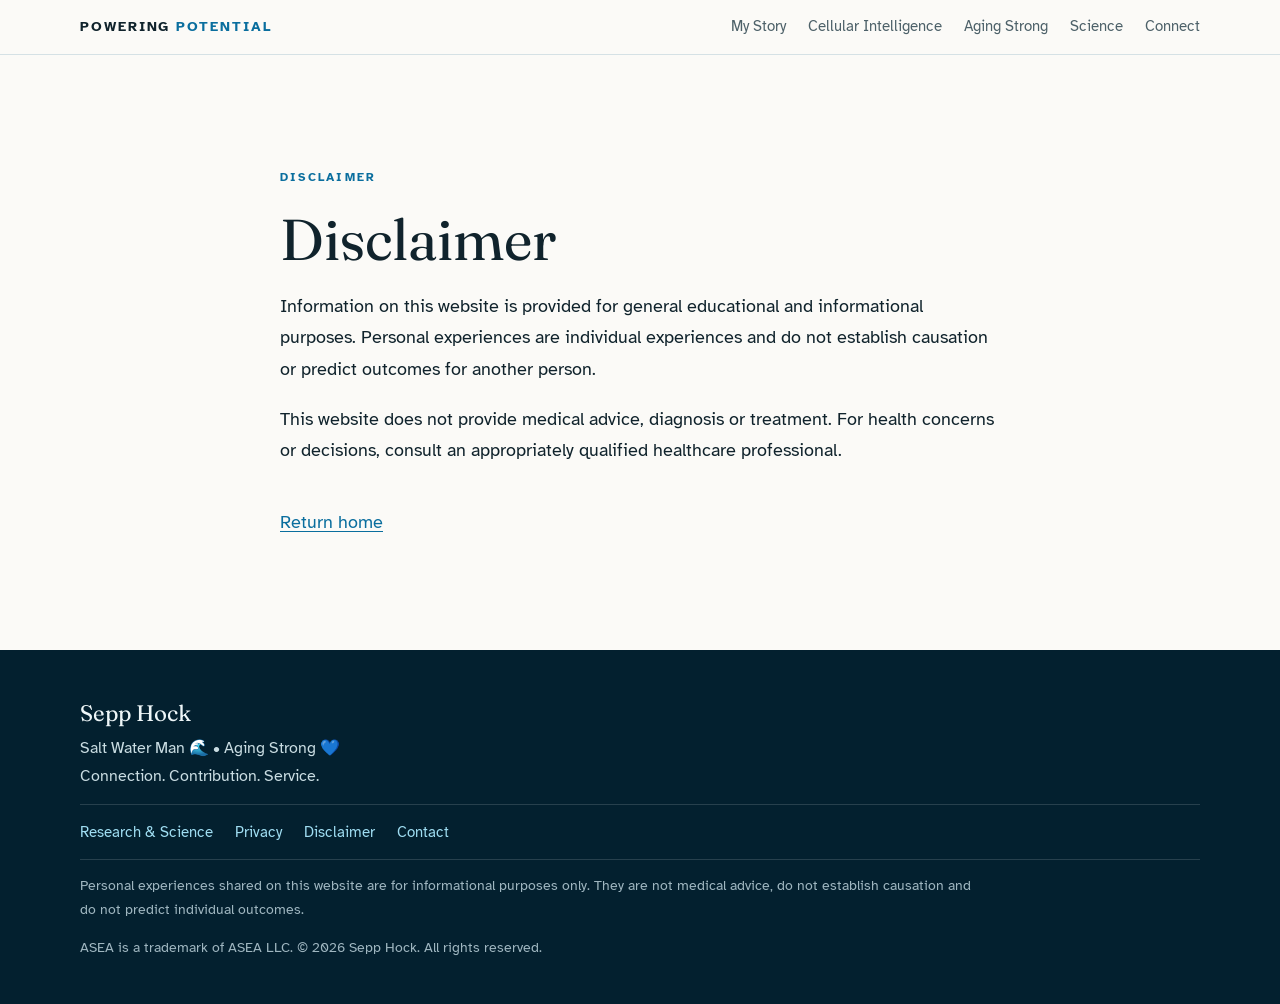
<file: disclaimer.html>
<!doctype html>
<html lang="en-AU">
<head>
<meta charset="utf-8">
<meta name="viewport" content="width=device-width, initial-scale=1, viewport-fit=cover">
<title>Disclaimer | Powering Potential</title>
<link rel="preconnect" href="https://fonts.googleapis.com">
<link rel="preconnect" href="https://fonts.gstatic.com" crossorigin>
<link rel="stylesheet" href="https://fonts.googleapis.com/css2?family=Fraunces:ital,opsz,wght@0,9..144,400;0,9..144,600;1,9..144,400&family=Atkinson+Hyperlegible:ital,wght@0,400;0,700;1,400&display=swap">
<link rel="stylesheet" href="styles.css">
</head>
<body>
<header><div class="wrap">
  <a class="brand" href="index.html">POWERING <span>POTENTIAL</span></a>
  <nav aria-label="Sections">
    <a href="index.html#story">My Story</a><a href="index.html#cellular">Cellular Intelligence</a><a href="index.html#aging">Aging Strong</a><a href="index.html#science">Science</a><a href="index.html#connect">Connect</a>
  </nav>
</div></header>
<main>
<section class="page-head"><div class="col flow">
  <p class="eyebrow">Disclaimer</p>
  <h1 style="font-size:clamp(2.4rem,5vw,3.6rem)">Disclaimer</h1>
  <p>Information on this website is provided for general educational and informational purposes. Personal experiences are individual experiences and do not establish causation or predict outcomes for another person.</p>
  <p>This website does not provide medical advice, diagnosis or treatment. For health concerns or decisions, consult an appropriately qualified healthcare professional.</p>
  <a class="back" href="index.html">Return home</a>
</div></section>
</main>
<footer><div class="wrap">
  <div class="ident">
    <strong>Sepp Hock</strong>
    <p>Salt Water Man 🌊 • Aging Strong 💙<br>Connection. Contribution. Service.</p>
  </div>
  <nav class="foot-links" aria-label="More information">
    <a href="research.html">Research &amp; Science</a><a href="privacy.html">Privacy</a><a href="disclaimer.html">Disclaimer</a><a href="index.html#connect">Contact</a>
  </nav>
  <p>Personal experiences shared on this website are for informational purposes only. They are not medical advice, do not establish causation and do not predict individual outcomes.</p>
  <p>ASEA is a trademark of ASEA LLC. © 2026 Sepp Hock. All rights reserved.</p>
</div></footer>
</body>
</html>
</file>
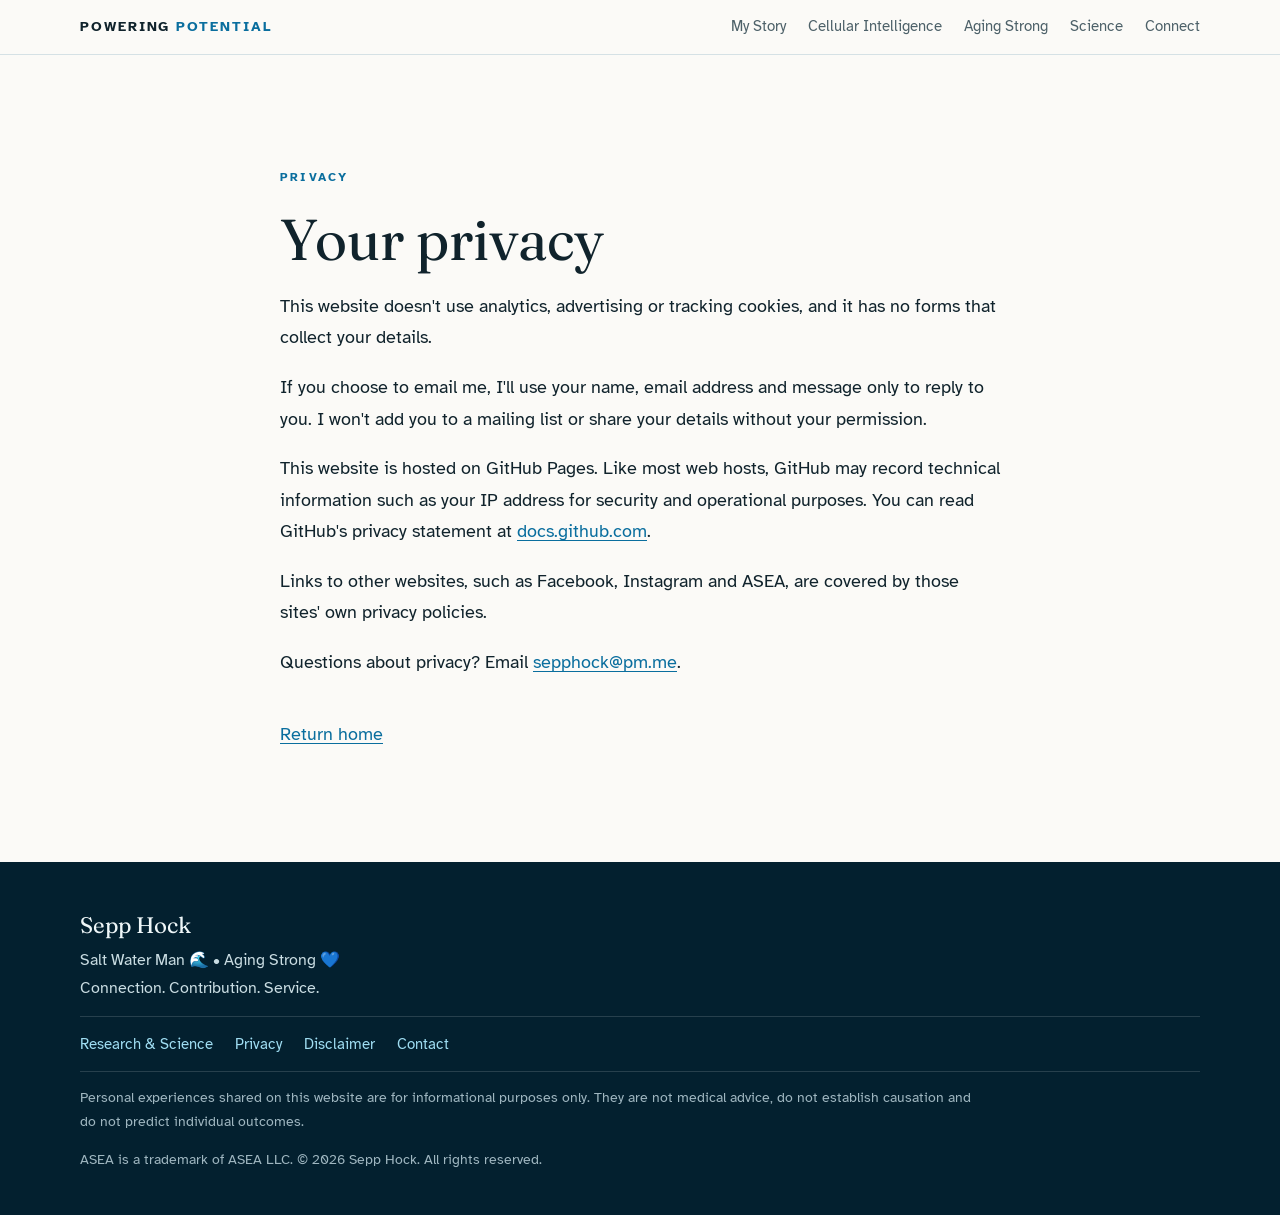
<file: privacy.html>
<!doctype html>
<html lang="en-AU">
<head>
<meta charset="utf-8">
<meta name="viewport" content="width=device-width, initial-scale=1, viewport-fit=cover">
<title>Privacy | Powering Potential</title>
<link rel="preconnect" href="https://fonts.googleapis.com">
<link rel="preconnect" href="https://fonts.gstatic.com" crossorigin>
<link rel="stylesheet" href="https://fonts.googleapis.com/css2?family=Fraunces:ital,opsz,wght@0,9..144,400;0,9..144,600;1,9..144,400&family=Atkinson+Hyperlegible:ital,wght@0,400;0,700;1,400&display=swap">
<link rel="stylesheet" href="styles.css">
</head>
<body>
<header><div class="wrap">
  <a class="brand" href="index.html">POWERING <span>POTENTIAL</span></a>
  <nav aria-label="Sections">
    <a href="index.html#story">My Story</a><a href="index.html#cellular">Cellular Intelligence</a><a href="index.html#aging">Aging Strong</a><a href="index.html#science">Science</a><a href="index.html#connect">Connect</a>
  </nav>
</div></header>
<main>
<section class="page-head"><div class="col flow">
  <p class="eyebrow">Privacy</p>
  <h1 style="font-size:clamp(2.4rem,5vw,3.6rem)">Your privacy</h1>
  <p>This website doesn't use analytics, advertising or tracking cookies, and it has no forms that collect your details.</p>
  <p>If you choose to email me, I'll use your name, email address and message only to reply to you. I won't add you to a mailing list or share your details without your permission.</p>
  <p>This website is hosted on GitHub Pages. Like most web hosts, GitHub may record technical information such as your IP address for security and operational purposes. You can read GitHub's privacy statement at <a href="https://docs.github.com/en/site-policy/privacy-policies/github-general-privacy-statement" target="_blank" rel="noopener">docs.github.com</a>.</p>
  <p>Links to other websites, such as Facebook, Instagram and ASEA, are covered by those sites' own privacy policies.</p>
  <p>Questions about privacy? Email <a href="mailto:sepphock@pm.me">sepphock@pm.me</a>.</p>
  <a class="back" href="index.html">Return home</a>
</div></section>
</main>
<footer><div class="wrap">
  <div class="ident">
    <strong>Sepp Hock</strong>
    <p>Salt Water Man 🌊 • Aging Strong 💙<br>Connection. Contribution. Service.</p>
  </div>
  <nav class="foot-links" aria-label="More information">
    <a href="research.html">Research &amp; Science</a><a href="privacy.html">Privacy</a><a href="disclaimer.html">Disclaimer</a><a href="index.html#connect">Contact</a>
  </nav>
  <p>Personal experiences shared on this website are for informational purposes only. They are not medical advice, do not establish causation and do not predict individual outcomes.</p>
  <p>ASEA is a trademark of ASEA LLC. © 2026 Sepp Hock. All rights reserved.</p>
</div></footer>
</body>
</html>
</file>
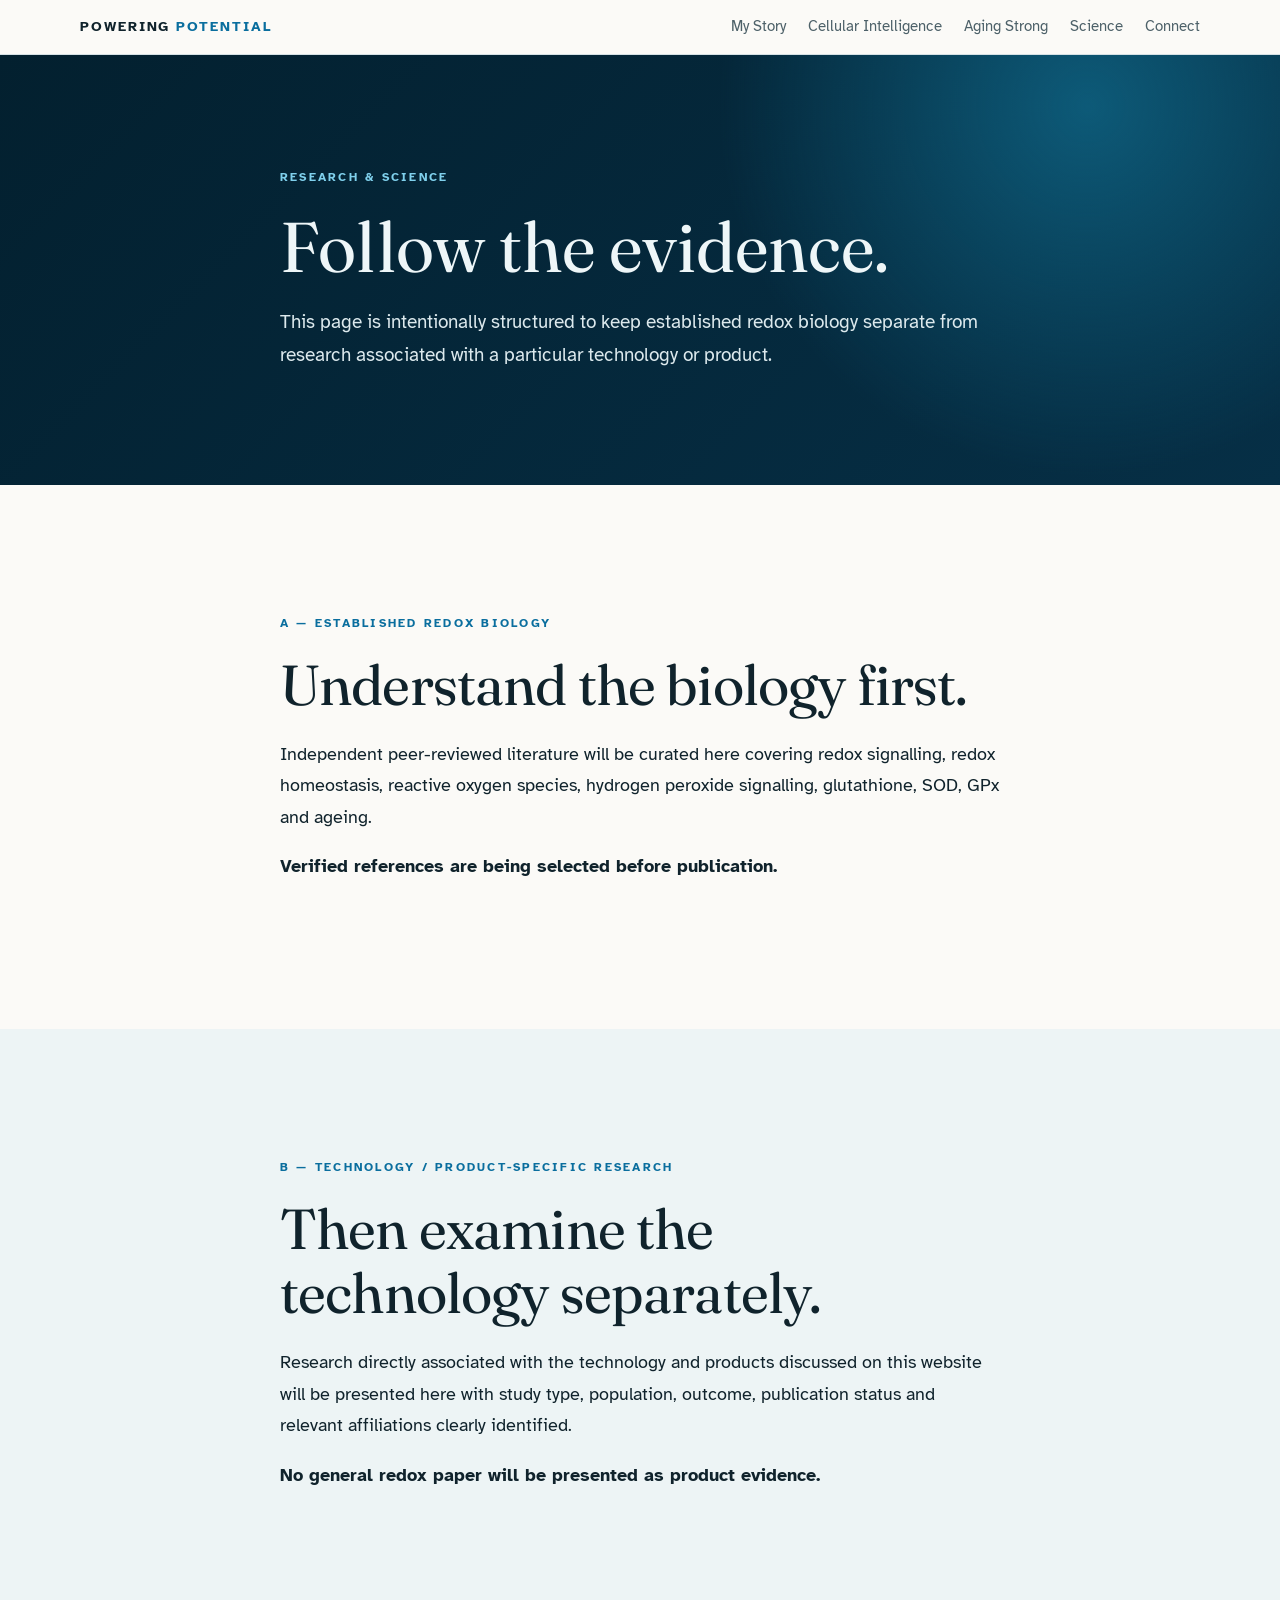
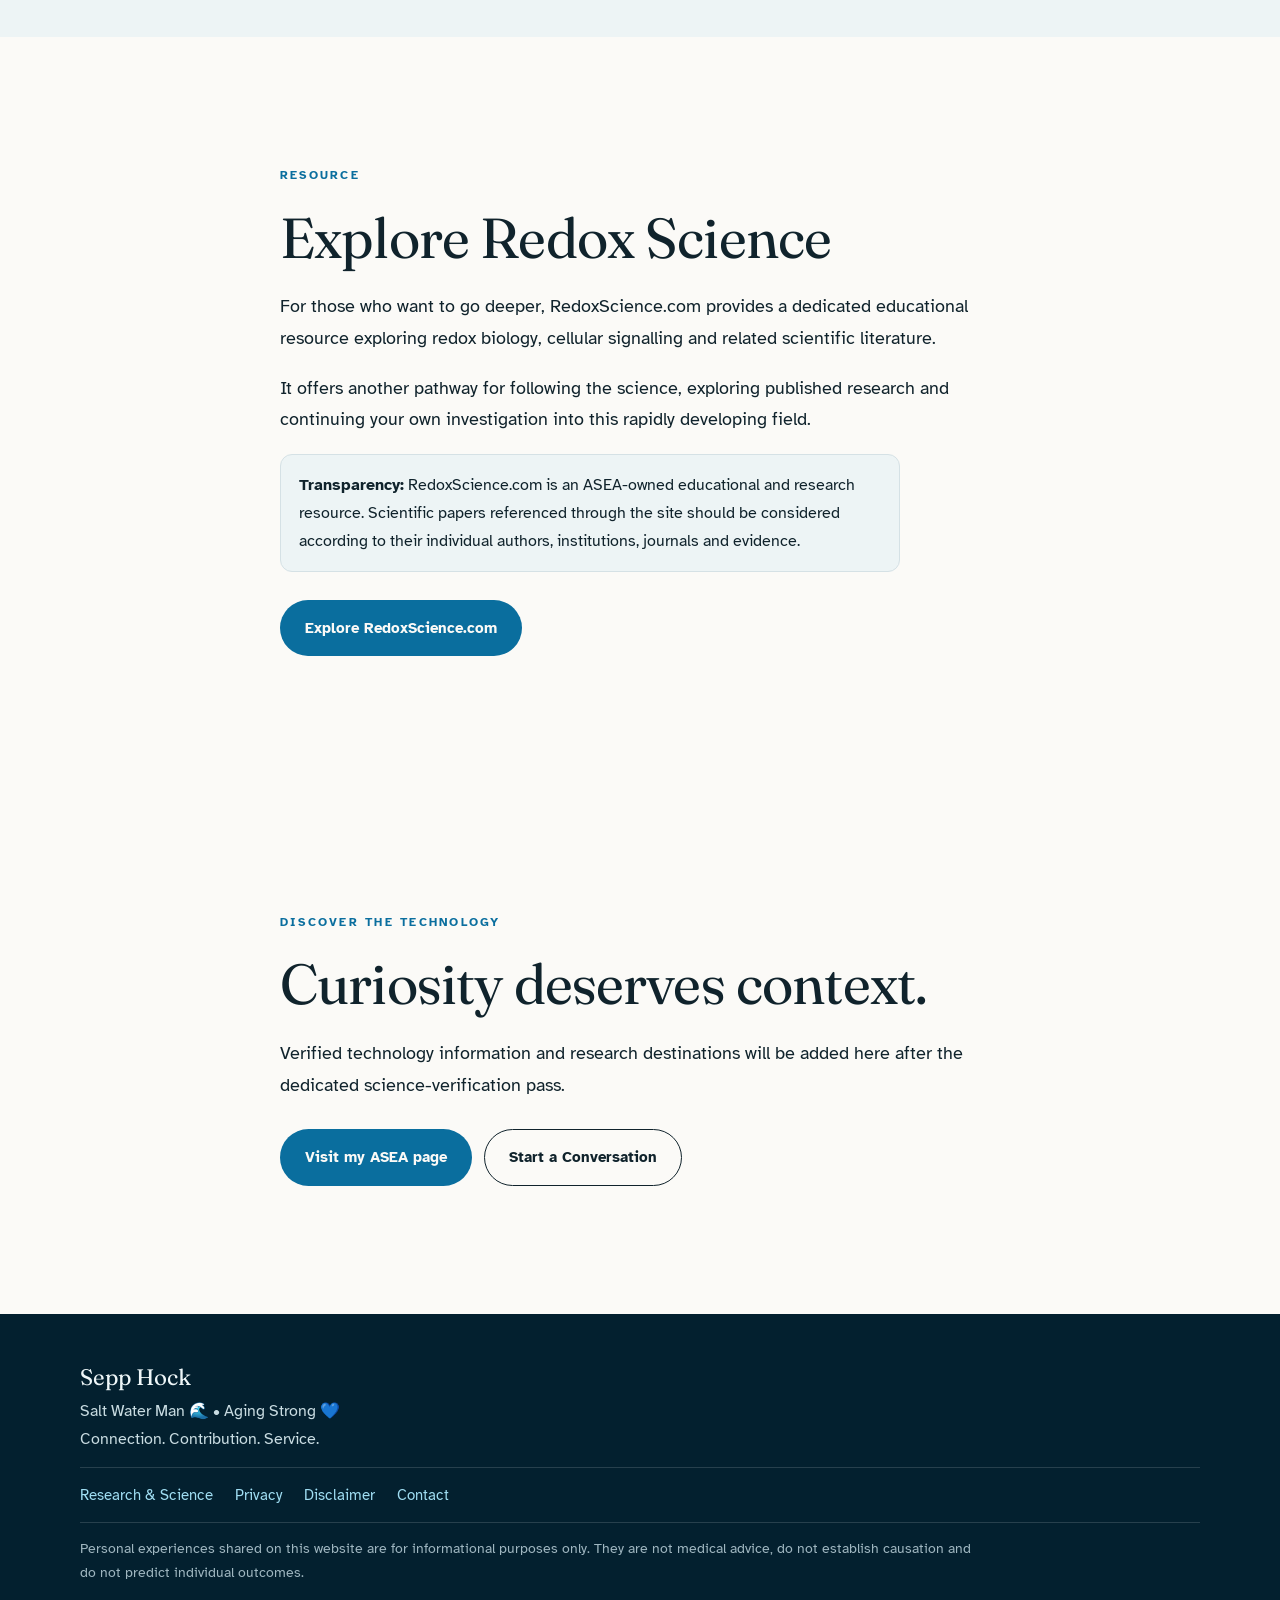
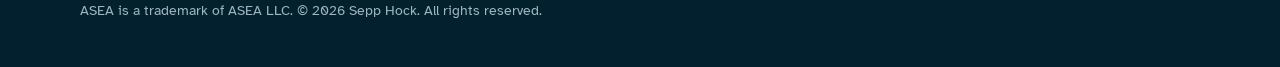
<file: research.html>
<!doctype html>
<html lang="en-AU">
<head>
<meta charset="utf-8">
<meta name="viewport" content="width=device-width, initial-scale=1, viewport-fit=cover">
<title>Research & Science | Sepp Hock</title>
<link rel="preconnect" href="https://fonts.googleapis.com">
<link rel="preconnect" href="https://fonts.gstatic.com" crossorigin>
<link rel="stylesheet" href="https://fonts.googleapis.com/css2?family=Fraunces:ital,opsz,wght@0,9..144,400;0,9..144,600;1,9..144,400&family=Atkinson+Hyperlegible:ital,wght@0,400;0,700;1,400&display=swap">
<link rel="stylesheet" href="styles.css">
</head>
<body>
<header><div class="wrap">
  <a class="brand" href="index.html">POWERING <span>POTENTIAL</span></a>
  <nav aria-label="Sections">
    <a href="index.html#story">My Story</a><a href="index.html#cellular">Cellular Intelligence</a><a href="index.html#aging">Aging Strong</a><a href="index.html#science">Science</a><a href="index.html#connect">Connect</a>
  </nav>
</div></header>
<main>
<section class="deep page-head"><div class="col flow">
  <p class="eyebrow">Research &amp; Science</p>
  <h1 style="font-size:clamp(2.6rem,6vw,4.4rem)">Follow the evidence.</h1>
  <p style="font-size:1.2rem">This page is intentionally structured to keep established redox biology separate from research associated with a particular technology or product.</p>
</div></section>

<!-- ============================================================
     SECTION A: ESTABLISHED REDOX BIOLOGY
     To add a verified reference, copy this line into the list below:
     <li><a href="PASTE-LINK-HERE" target="_blank" rel="noopener">Paper title</a>. Journal, year.</li>
     ============================================================ -->
<section id="biology"><div class="col flow">
  <p class="eyebrow">A — Established Redox Biology</p>
  <h2>Understand the biology first.</h2>
  <p>Independent peer-reviewed literature will be curated here covering redox signalling, redox homeostasis, reactive oxygen species, hydrogen peroxide signalling, glutathione, SOD, GPx and ageing.</p>
  <p><strong>Verified references are being selected before publication.</strong></p>
  <ul class="refs">
    <!-- verified references go here -->
  </ul>
</div></section>

<!-- ============================================================
     SECTION B: TECHNOLOGY / PRODUCT-SPECIFIC RESEARCH
     For each study, note: study type, population, outcome,
     publication status and relevant affiliations.
     ============================================================ -->
<section id="research" class="mist"><div class="col flow">
  <p class="eyebrow">B — Technology / Product-Specific Research</p>
  <h2>Then examine the technology separately.</h2>
  <p>Research directly associated with the technology and products discussed on this website will be presented here with study type, population, outcome, publication status and relevant affiliations clearly identified.</p>
  <p><strong>No general redox paper will be presented as product evidence.</strong></p>
  <ul class="refs">
    <!-- verified product-specific studies go here -->
  </ul>
</div></section>

<!-- ============================================================
     REDOXSCIENCE.COM RESOURCE (ASEA-owned; keep the transparency note)
     ============================================================ -->
<section id="redoxscience"><div class="col flow">
  <p class="eyebrow">Resource</p>
  <h2>Explore Redox Science</h2>
  <p>For those who want to go deeper, RedoxScience.com provides a dedicated educational resource exploring redox biology, cellular signalling and related scientific literature.</p>
  <p>It offers another pathway for following the science, exploring published research and continuing your own investigation into this rapidly developing field.</p>
  <p class="note"><strong>Transparency:</strong> RedoxScience.com is an ASEA-owned educational and research resource. Scientific papers referenced through the site should be considered according to their individual authors, institutions, journals and evidence.</p>
  <div class="btns">
    <a class="btn solid" href="https://redoxscience.com/" target="_blank" rel="noopener noreferrer">Explore RedoxScience.com</a>
  </div>
</div></section>

<section id="technology"><div class="col flow">
  <p class="eyebrow">Discover the Technology</p>
  <h2>Curiosity deserves context.</h2>
  <p>Verified technology information and research destinations will be added here after the dedicated science-verification pass.</p>
  <div class="btns">
    <a class="btn solid" href="https://aseaglobal.com/redoxsignaling" target="_blank" rel="noopener">Visit my ASEA page</a>
    <a class="btn line" href="index.html#connect">Start a Conversation</a>
  </div>
</div></section>
</main>
<footer><div class="wrap">
  <div class="ident">
    <strong>Sepp Hock</strong>
    <p>Salt Water Man 🌊 • Aging Strong 💙<br>Connection. Contribution. Service.</p>
  </div>
  <nav class="foot-links" aria-label="More information">
    <a href="research.html">Research &amp; Science</a><a href="privacy.html">Privacy</a><a href="disclaimer.html">Disclaimer</a><a href="index.html#connect">Contact</a>
  </nav>
  <p>Personal experiences shared on this website are for informational purposes only. They are not medical advice, do not establish causation and do not predict individual outcomes.</p>
  <p>ASEA is a trademark of ASEA LLC. © 2026 Sepp Hock. All rights reserved.</p>
</div></footer>
</body>
</html>
</file>
<file: styles.css>
/* Layout: one long walk from sunrise into deep water and back to shore. Light reading chapters alternate with deep-sea bands; photos sit beside the story like a tide line. */
:root{
  --bg:#FBFAF7;        /* early-morning sand */
  --sand:#F3EEE4;      /* dry sand */
  --mist:#EDF4F5;      /* shallow water */
  --ink:#10232C;       /* deep reef */
  --muted:#4D6169;     /* wet rock */
  --sea:#0A6E9E;       /* Cairns sea, primary accent */
  --sun:#B8692A;       /* sunrise, used sparingly */
  --line:#D5E1E5;
  --deep:#062F46;      /* deep water bands */
  --deep2:#03202F;
  --deep-ink:#EEF6F8;
  --deep-muted:#A9C3CD;
  --deep-accent:#7FD0EC;
  --display:"Fraunces", Georgia, "Times New Roman", serif;
  --body:"Atkinson Hyperlegible", system-ui, -apple-system, "Segoe UI", sans-serif;
}
@media (prefers-color-scheme: dark){:root:not([data-theme="light"]){
  --bg:#0C171C;--sand:#131F24;--mist:#112127;--ink:#E6EEF0;--muted:#A3B5BB;--sea:#6FC3E6;--sun:#E3A066;--line:#22343B;--deep:#051C29;--deep2:#020F17;color-scheme:dark}}
:root[data-theme="dark"]{
  --bg:#0C171C;--sand:#131F24;--mist:#112127;--ink:#E6EEF0;--muted:#A3B5BB;--sea:#6FC3E6;--sun:#E3A066;--line:#22343B;--deep:#051C29;--deep2:#020F17;color-scheme:dark}

*{box-sizing:border-box}
html,body{margin:0}
html{scroll-behavior:smooth}
body{background:var(--bg);color:var(--ink);font-family:var(--body);font-size:1.12rem;line-height:1.75;-webkit-font-smoothing:antialiased}
img{display:block;max-width:100%}
a{color:var(--sea);text-underline-offset:3px}
a:focus-visible,button:focus-visible{outline:2px solid var(--sun);outline-offset:3px;border-radius:6px}
h1,h2,h3{font-family:var(--display);font-weight:400;line-height:1.14;text-wrap:balance;margin:0}
h2{font-size:clamp(2.1rem,4.4vw,3.6rem);letter-spacing:-.015em}
h3{font-size:clamp(1.45rem,2.5vw,2rem)}
p{margin:0;max-width:62ch}
strong{font-weight:700}
.wrap{max-width:1160px;margin:0 auto;padding-left:max(20px, env(safe-area-inset-left,0px));padding-right:max(20px, env(safe-area-inset-right,0px))}
.col{max-width:760px;margin:0 auto;padding-left:max(20px, env(safe-area-inset-left,0px));padding-right:max(20px, env(safe-area-inset-right,0px))}
.flow{display:flex;flex-direction:column;gap:1.15rem}
.flow h2{margin-bottom:.2rem}
.flow h3{margin-top:.6rem}
section{padding-block:clamp(72px,10vw,128px)}
.eyebrow{font-size:.78rem;font-weight:700;letter-spacing:.18em;text-transform:uppercase;color:var(--sea)}
blockquote{margin:.8rem 0;padding:.2rem 0 .2rem 22px;border-left:3px solid var(--sun);font-family:var(--display);font-size:clamp(1.3rem,2.3vw,1.75rem);line-height:1.4}
blockquote strong{font-weight:600}
.mantra{font-family:var(--display);font-size:clamp(1.3rem,2.2vw,1.65rem);line-height:1.5}
.qs{border-top:1px solid var(--line);border-bottom:1px solid var(--line);padding:18px 0;margin:.6rem 0;display:flex;flex-direction:column;gap:.35rem}
.qs p{font-family:var(--display);font-style:italic;font-size:1.25rem}

/* header */
header{position:sticky;top:env(safe-area-inset-top,0px);z-index:20;background:color-mix(in srgb,var(--bg) 92%,transparent);backdrop-filter:blur(10px);border-bottom:1px solid var(--line)}
body::before{content:"";position:fixed;inset:0 0 auto;height:env(safe-area-inset-top,0px);z-index:21;background:var(--bg)}
header .wrap{display:flex;align-items:center;justify-content:space-between;gap:12px 24px;padding-block:14px;flex-wrap:wrap}
.brand{font-weight:700;letter-spacing:.14em;font-size:.86rem;text-decoration:none;color:var(--ink)}
.brand span{color:var(--sea)}
nav{display:flex;gap:6px 22px;flex-wrap:wrap}
nav a{text-decoration:none;color:var(--muted);font-size:.92rem}
nav a:hover{color:var(--ink)}

/* hero */
.hero{position:relative;padding:0;min-height:min(86vh,820px);display:flex;align-items:flex-end;color:#F4FAFB;overflow:hidden;background:var(--deep2)}
.hero img{position:absolute;inset:0;width:100%;height:100%;object-fit:cover;object-position:center 40%}
.hero::after{content:"";position:absolute;inset:0;background:linear-gradient(90deg,rgba(3,25,38,.86) 0%,rgba(3,25,38,.6) 45%,rgba(3,25,38,.1) 80%),linear-gradient(0deg,rgba(3,25,38,.45),transparent 55%)}
.hero .wrap{position:relative;z-index:1;width:100%;padding-block:clamp(72px,10vw,120px)}
.hero .inner{max-width:720px;display:flex;flex-direction:column;gap:1rem}
.hero .eyebrow{color:#9FDDF2}
.hero h1{font-size:clamp(2.6rem,6.4vw,5.4rem);letter-spacing:-.02em}
.hero h2{font-size:clamp(1.8rem,3.4vw,2.8rem);color:#FFD7AE}
.hero p{color:#E2EEF1}
.btn{display:inline-flex;align-items:center;justify-content:center;gap:8px;padding:14px 24px;border-radius:999px;text-decoration:none;font-weight:700;font-size:.95rem;border:1.5px solid transparent;cursor:pointer;font-family:inherit;min-height:48px}
.btn.light{background:#F4FAFB;color:#062F46;align-self:flex-start;margin-top:.4rem}
.btn.solid{background:var(--sea);color:var(--bg)}
.btn.line{border-color:currentColor;color:var(--ink);background:transparent}
.btns{display:flex;flex-wrap:wrap;gap:12px;margin-top:.6rem}

/* invitation */
.invite{text-align:center}
.invite .flow{align-items:center}
.pills{display:flex;flex-wrap:wrap;gap:10px;justify-content:center;margin:.6rem 0}
.pills span{padding:7px 15px;border:1px solid var(--line);border-radius:999px;background:var(--mist);font-size:1rem}

/* split chapters */
.split{padding:0;display:grid;grid-template-columns:minmax(0,.9fr) minmax(0,1.1fr);background:var(--bg)}
.split.reverse .pic{order:2}
.split .pic{position:relative;min-height:520px;background:var(--deep2)}
.split .pic img{position:sticky;top:60px;width:100%;height:calc(100vh - 60px);max-height:900px;object-fit:cover}
.split .txt{padding:clamp(64px,8vw,112px) clamp(20px,6vw,88px);min-width:0}
.sand{background:var(--sand)}
.mist{background:var(--mist)}

/* deep bands */
.deep{background:radial-gradient(circle at 85% 12%,#0D5A78 0,transparent 32%),linear-gradient(135deg,var(--deep2),var(--deep));color:var(--deep-ink)}
.deep .eyebrow{color:var(--deep-accent)}
.deep p{color:#DCE9ED}
.deep blockquote{border-color:var(--deep-accent)}
.deep .qs{border-color:rgba(238,246,248,.2)}
.deep a{color:var(--deep-accent)}

.contrast{display:grid;grid-template-columns:auto 1fr;gap:6px 24px;margin:1rem 0;padding:26px;border-radius:18px;background:var(--bg);border:1px solid var(--line)}
.contrast span{font-size:.75rem;letter-spacing:.14em;text-transform:uppercase;color:var(--muted);padding-top:9px}
.contrast strong{font-family:var(--display);font-weight:400;font-size:1.45rem;line-height:1.3}
.date{font-family:var(--display);font-size:clamp(2.2rem,5vw,3.4rem);color:var(--sun)}

/* science cards */
.cards{display:grid;grid-template-columns:repeat(3,1fr);gap:20px;margin:2.4rem 0}
.card{padding:30px 26px;border:1px solid rgba(238,246,248,.18);border-radius:20px;background:rgba(255,255,255,.05);display:flex;flex-direction:column;gap:12px;min-width:0}
.card .n{font-size:.8rem;letter-spacing:.16em;color:var(--deep-accent)}
.card h3{font-size:1.6rem}
.card p{font-size:1rem}
.card .btn{margin-top:auto;align-self:flex-start;border-color:var(--deep-accent);color:#F4FAFB;font-size:.88rem}
.partners{border-top:1px solid rgba(238,246,248,.2);padding-top:1.4rem;margin-top:.4rem}
.partners p{font-size:1rem}
.centre{text-align:center}
.centre p{margin-inline:auto}

/* connect */
.contact{margin:1.6rem 0 .4rem;padding:28px;border-radius:20px;background:var(--mist);display:flex;flex-direction:column;gap:14px}
.contact h3{font-size:1.5rem}
.email{display:flex;flex-wrap:wrap;align-items:center;gap:10px 14px}
.email code{font-family:var(--body);font-size:1.1rem;background:var(--bg);padding:6px 12px;border-radius:8px;border:1px solid var(--line);user-select:all}
.copy{font:inherit;font-size:.88rem;padding:8px 14px;border-radius:999px;border:1px solid var(--line);background:var(--bg);color:var(--muted);cursor:pointer;min-height:40px}
.signature{margin-top:2rem;padding-top:1.6rem;border-top:1px solid var(--line)}

footer{background:var(--deep2);color:#C9DCE2}
.ident strong{font-family:var(--display);font-weight:400;font-size:1.4rem;color:#EEF6F8}
.ident p{color:#C9DCE2;font-size:1rem}
.foot-links{display:flex;flex-wrap:wrap;gap:8px 22px;border-top:1px solid rgba(238,246,248,.15);border-bottom:1px solid rgba(238,246,248,.15);padding-block:14px}
.foot-links a{color:#9FDDF2;font-size:.95rem;text-decoration:none}
.foot-links a:hover{text-decoration:underline}
/* waterfall pause */
.pause{background:var(--deep2);padding-block:clamp(48px,7vw,88px)}
.pause figure{margin:0 auto;max-width:520px;padding-inline:max(20px, env(safe-area-inset-left,0px))}
.pause img{width:100%;aspect-ratio:4/5;object-fit:cover;object-position:50% 55%;border-radius:220px 220px 8px 8px}
.pause figcaption{margin-top:12px;text-align:center;font-size:.85rem;letter-spacing:.14em;text-transform:uppercase;color:#9FB6C0}
/* sub-pages */
.page-head{padding-block:clamp(64px,9vw,112px)}
.back{display:inline-block;margin-top:1.4rem}
footer .wrap{padding-block:44px;display:flex;flex-direction:column;gap:14px}
footer p{font-size:.85rem;max-width:100ch;color:#9FB6C0}
footer a{color:#9FDDF2}

@media (max-width:860px){
  .split{grid-template-columns:1fr}
  .split.reverse .pic{order:0}
  .split .pic{min-height:0}
  .split .pic img{position:relative;top:auto;height:56vh;max-height:520px}
  .cards{grid-template-columns:1fr}
  .contrast{grid-template-columns:1fr}
  .hero::after{background:linear-gradient(0deg,rgba(3,25,38,.88) 10%,rgba(3,25,38,.25) 75%)}
  nav{gap:4px 16px}
}
@media (prefers-reduced-motion:reduce){html{scroll-behavior:auto}}
.refs{margin:0;padding-left:1.2rem;display:flex;flex-direction:column;gap:.6rem}
.refs:empty{display:none}
.note{font-size:1rem;padding:16px 18px;border-radius:12px;background:var(--mist);border:1px solid var(--line)}
</file>
